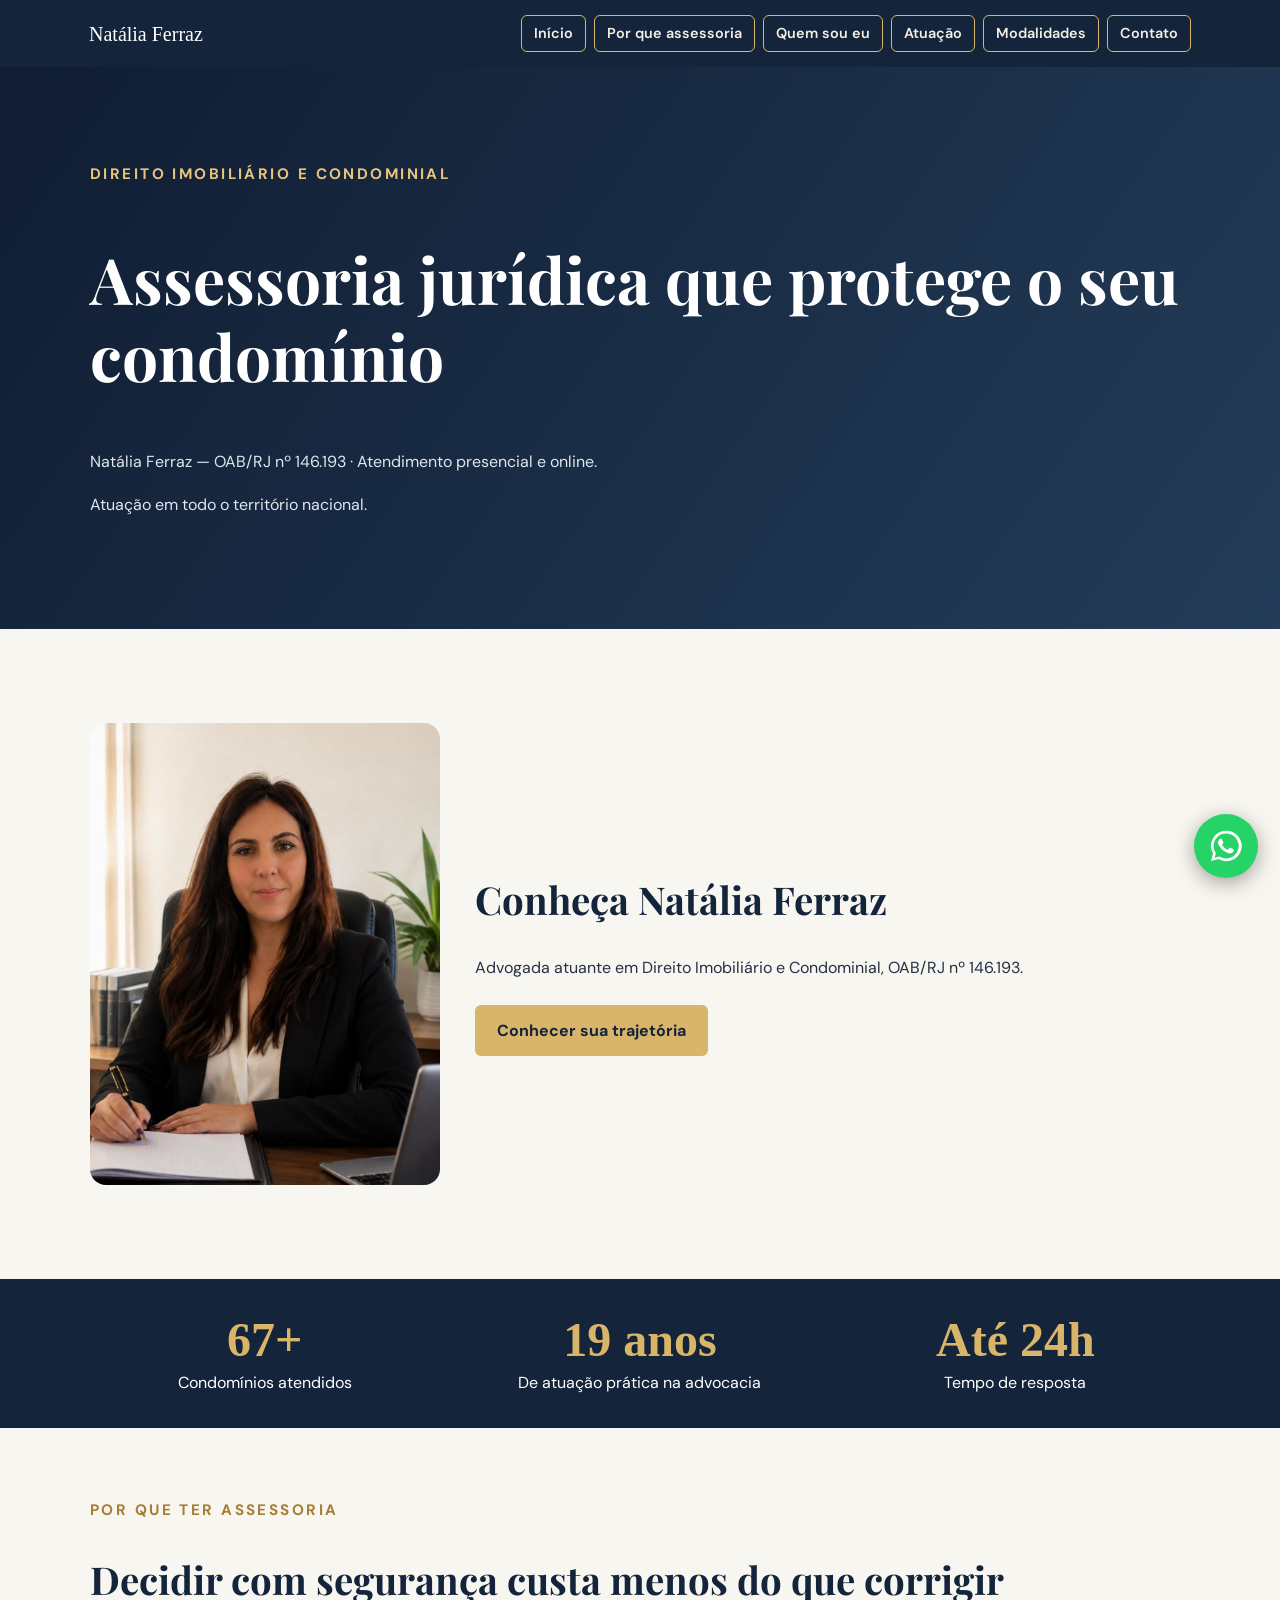
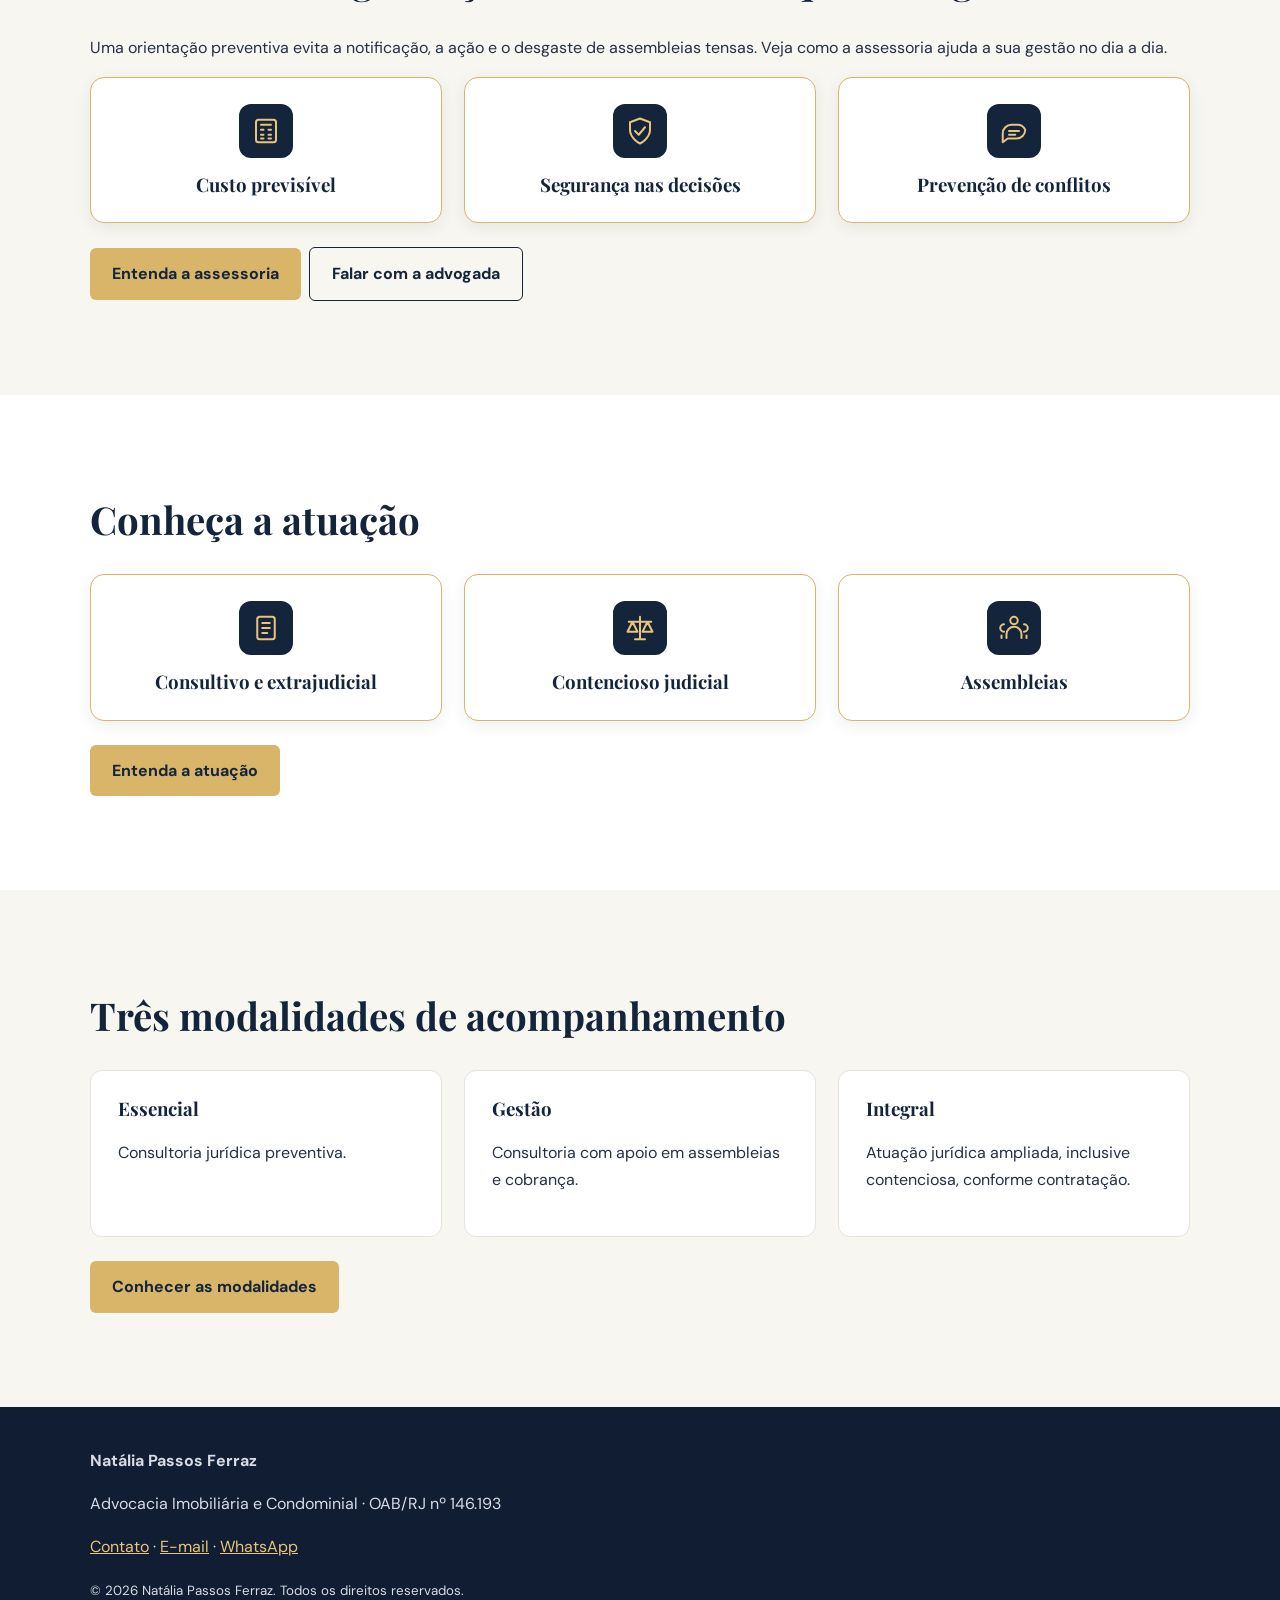
<file: index.html>
<!doctype html><html lang="pt-BR"><head><meta charset="utf-8"/><meta content="width=device-width, initial-scale=1" name="viewport"/><meta content="Assessoria jurídica para condomínios, síndicos e administradoras em Vila Velha, Vitória e Grande Vitória – ES." name="description"/><title>Natália Ferraz | Advocacia Condominial e Imobiliária</title><link href="style.css" rel="stylesheet"/><style>.whatsapp-fixo{position:fixed!important;right:22px!important;bottom:22px!important;z-index:2147483000!important;display:flex!important;align-items:center!important;justify-content:center!important;width:64px!important;height:64px!important;min-width:64px!important;min-height:64px!important;box-sizing:border-box!important;padding:13px!important;border-radius:50%!important;background:#25D366!important;color:#fff!important;box-shadow:0 5px 20px rgba(0,0,0,.35)!important;visibility:visible!important;opacity:1!important;transform:none!important;text-decoration:none!important}.whatsapp-fixo svg{display:block!important;width:38px!important;height:38px!important;fill:#fff!important}.whatsapp-fixo .whatsapp-texto{display:none!important}.whatsapp-fixo:hover{background:#128C7E!important}@media(max-width:600px){.whatsapp-fixo{right:16px!important;bottom:16px!important;width:60px!important;height:60px!important;min-width:60px!important;min-height:60px!important}}</style>
<link href="https://www.nataliaferraz.com.br/" rel="canonical"/>
<meta content="website" property="og:type"/>
<meta content="Natália Ferraz" property="og:site_name"/>
<meta content="Natália Ferraz | Advocacia Condominial e Imobiliária" property="og:title"/>
<meta content="Assessoria jurídica para condomínios, síndicos e administradoras em todo o Brasil." property="og:description"/>
<meta content="https://www.nataliaferraz.com.br/" property="og:url"/>
<meta content="pt_BR" property="og:locale"/>
<meta property="og:image" content="https://www.nataliaferraz.com.br/previa-whatsapp.jpg"/>
<meta property="og:image:type" content="image/jpeg"/>
<meta property="og:image:width" content="1200"/>
<meta property="og:image:height" content="630"/>
<meta property="og:image:alt" content="Natália Ferraz — Direito Imobiliário e Condominial, atendimento em todo o Brasil"/>

<script type="application/ld+json">{"@context": "https://schema.org", "@type": "Person", "@id": "https://www.nataliaferraz.com.br/#advogada", "name": "Natália Ferraz", "url": "https://www.nataliaferraz.com.br/", "jobTitle": "Advogada", "image": "https://www.nataliaferraz.com.br/natalia.jpg", "knowsAbout": ["Direito Imobiliário", "Direito Condominial"], "telephone": "+55 24 99914-0991", "email": "nataliaferraz.adv@hotmail.com"}</script>
<script type="application/ld+json">{"@context": "https://schema.org", "@type": "Service", "serviceType": "Assessoria jurídica imobiliária e condominial", "provider": {"@id": "https://www.nataliaferraz.com.br/#advogada"}, "areaServed": [{"@type": "City", "name": "Vila Velha, ES, Brasil"}, {"@type": "City", "name": "Vitória, ES, Brasil"}, {"@type": "AdministrativeArea", "name": "Grande Vitória, ES, Brasil"}, {"@type": "Country", "name": "Brasil"}]}</script></head><body><header><nav><a class="brand" href="index.html">Natália Ferraz</a><div class="links"><a href="index.html">Início</a><a href="assessoria.html">Por que assessoria</a><a href="sobre.html">Quem sou eu</a><a href="atuacao.html">Atuação</a><a href="planos.html">Modalidades</a><a href="contato.html">Contato</a></div></nav></header><section class="hero"><div class="wrap"><div class="eyebrow" style="color:#e8c47d">Direito Imobiliário e Condominial</div><h1>Assessoria jurídica que protege o seu condomínio</h1><p>Natália Ferraz — OAB/RJ nº 146.193 · Atendimento presencial e online.</p><p>Atuação em todo o território nacional.</p></div></section><section class="section alt"><div class="wrap foto-apresentacao"><img class="portrait" src="natalia.jpg" alt="Fotografia profissional de Natália Ferraz" width="970" height="1280" style="display:block;width:100%;max-width:350px;height:auto;border-radius:16px;margin:0 auto;"><div><h2>Conheça Natália Ferraz</h2><p>Advogada atuante em Direito Imobiliário e Condominial, OAB/RJ nº 146.193.</p><a class="btn" href="sobre.html">Conhecer sua trajetória</a></div></div></section><section aria-label="Experiência e atendimento" style="background:#14243b;color:#fff;padding:32px 24px;"><div class="wrap" style="display:grid;grid-template-columns:repeat(auto-fit,minmax(min(100%,230px),1fr));gap:26px;text-align:center;"><div><strong style="display:block;color:#d9b56a;font-family:Georgia,serif;font-size:clamp(2rem,4vw,3rem);line-height:1.2;">67+</strong><span>Condomínios atendidos</span></div><div><strong style="display:block;color:#d9b56a;font-family:Georgia,serif;font-size:clamp(2rem,4vw,3rem);line-height:1.2;">19 anos</strong><span>De atuação prática na advocacia</span></div><div><strong style="display:block;color:#d9b56a;font-family:Georgia,serif;font-size:clamp(2rem,4vw,3rem);line-height:1.2;">Até 24h</strong><span>Tempo de resposta</span></div></div></section><section class="section alt"><div class="wrap"><div class="eyebrow">Por que ter assessoria</div><h2>Decidir com segurança custa menos do que corrigir</h2><p>Uma orientação preventiva evita a notificação, a ação e o desgaste de assembleias tensas. Veja como a assessoria ajuda a sua gestão no dia a dia.</p><div class="grid"><article class="card" style="border:1px solid #d9b56a;border-radius:14px;padding:26px;text-align:center;display:flex;flex-direction:column;align-items:center;justify-content:center;background:#fff;box-shadow:0 4px 15px rgba(20,36,59,.08);"><div style="display:flex;align-items:center;justify-content:center;width:54px;height:54px;border-radius:12px;background:#14243b;color:#e8c47d;margin-bottom:16px;"><svg xmlns="http://www.w3.org/2000/svg" viewBox="0 0 24 24" width="30" height="30" fill="none" stroke="currentColor" stroke-width="1.6" stroke-linecap="round" stroke-linejoin="round" aria-hidden="true"><rect x="4" y="3" width="16" height="18" rx="2"/><path d="M8 7h8M8 11h2m4 0h2M8 15h2m4 0h2M8 18h2m4 0h2"/></svg></div><h3 style="margin:0;">Custo previsível</h3></article><article class="card" style="border:1px solid #d9b56a;border-radius:14px;padding:26px;text-align:center;display:flex;flex-direction:column;align-items:center;justify-content:center;background:#fff;box-shadow:0 4px 15px rgba(20,36,59,.08);"><div style="display:flex;align-items:center;justify-content:center;width:54px;height:54px;border-radius:12px;background:#14243b;color:#e8c47d;margin-bottom:16px;"><svg xmlns="http://www.w3.org/2000/svg" viewBox="0 0 24 24" width="30" height="30" fill="none" stroke="currentColor" stroke-width="1.6" stroke-linecap="round" stroke-linejoin="round" aria-hidden="true"><path d="M12 22s8-4 8-11V5l-8-3-8 3v6c0 7 8 11 8 11Z"/><path d="m8 12 3 3 5-6"/></svg></div><h3 style="margin:0;">Segurança nas decisões</h3></article><article class="card" style="border:1px solid #d9b56a;border-radius:14px;padding:26px;text-align:center;display:flex;flex-direction:column;align-items:center;justify-content:center;background:#fff;box-shadow:0 4px 15px rgba(20,36,59,.08);"><div style="display:flex;align-items:center;justify-content:center;width:54px;height:54px;border-radius:12px;background:#14243b;color:#e8c47d;margin-bottom:16px;"><svg xmlns="http://www.w3.org/2000/svg" viewBox="0 0 24 24" width="30" height="30" fill="none" stroke="currentColor" stroke-width="1.6" stroke-linecap="round" stroke-linejoin="round" aria-hidden="true"><path d="M21 11a7 7 0 0 1-7 7H7l-4 3v-7a7 7 0 0 1 7-7h4a7 7 0 0 1 7 4Z"/><path d="M8 12h8M8 15h5"/></svg></div><h3 style="margin:0;">Prevenção de conflitos</h3></article></div><p><a class="btn" href="assessoria.html">Entenda a assessoria</a><a class="btn secondary" href="https://wa.me/5524999140991?text=Ol%C3%A1%2C%20Dra.%20Nat%C3%A1lia%21%20Gostaria%20de%20informa%C3%A7%C3%B5es%20sobre%20assessoria%20jur%C3%ADdica." target="_blank" rel="noopener noreferrer">Falar com a advogada</a></p></div></section><section class="section "><div class="wrap"><h2>Conheça a atuação</h2><div class="grid"><article class="card" style="border:1px solid #d9b56a;border-radius:14px;padding:26px;text-align:center;display:flex;flex-direction:column;align-items:center;justify-content:center;background:#fff;box-shadow:0 4px 15px rgba(20,36,59,.08);"><div style="display:flex;align-items:center;justify-content:center;width:54px;height:54px;border-radius:12px;background:#14243b;color:#e8c47d;margin-bottom:16px;"><svg xmlns="http://www.w3.org/2000/svg" viewBox="0 0 24 24" width="30" height="30" fill="none" stroke="currentColor" stroke-width="1.6" stroke-linecap="round" stroke-linejoin="round" aria-hidden="true"><rect x="5" y="3" width="14" height="18" rx="2"/><path d="M9 8h6M9 12h6M9 16h4"/></svg></div><h3 style="margin:0;">Consultivo e extrajudicial</h3></article><article class="card" style="border:1px solid #d9b56a;border-radius:14px;padding:26px;text-align:center;display:flex;flex-direction:column;align-items:center;justify-content:center;background:#fff;box-shadow:0 4px 15px rgba(20,36,59,.08);"><div style="display:flex;align-items:center;justify-content:center;width:54px;height:54px;border-radius:12px;background:#14243b;color:#e8c47d;margin-bottom:16px;"><svg xmlns="http://www.w3.org/2000/svg" viewBox="0 0 24 24" width="30" height="30" fill="none" stroke="currentColor" stroke-width="1.6" stroke-linecap="round" stroke-linejoin="round" aria-hidden="true"><path d="M12 3v18M8 21h8M3 7h18M6 7l-4 8h8L6 7M18 7l-4 8h8l-4-8"/></svg></div><h3 style="margin:0;">Contencioso judicial</h3></article><article class="card" style="border:1px solid #d9b56a;border-radius:14px;padding:26px;text-align:center;display:flex;flex-direction:column;align-items:center;justify-content:center;background:#fff;box-shadow:0 4px 15px rgba(20,36,59,.08);"><div style="display:flex;align-items:center;justify-content:center;width:54px;height:54px;border-radius:12px;background:#14243b;color:#e8c47d;margin-bottom:16px;"><svg xmlns="http://www.w3.org/2000/svg" viewBox="0 0 24 24" width="30" height="30" fill="none" stroke="currentColor" stroke-width="1.6" stroke-linecap="round" stroke-linejoin="round" aria-hidden="true"><circle cx="12" cy="6" r="3"/><path d="M6 20v-3a6 6 0 0 1 12 0v3M4 9a3 3 0 0 0 0 6M20 9a3 3 0 0 1 0 6M2 20v-2M22 20v-2"/></svg></div><h3 style="margin:0;">Assembleias</h3></article></div><p><a class="btn" href="atuacao.html">Entenda a atuação</a></p></div></section><section class="section alt"><div class="wrap"><h2>Três modalidades de acompanhamento</h2><div class="grid"><article class="card"><h3>Essencial</h3><p>Consultoria jurídica preventiva.</p></article><article class="card"><h3>Gestão</h3><p>Consultoria com apoio em assembleias e cobrança.</p></article><article class="card"><h3>Integral</h3><p>Atuação jurídica ampliada, inclusive contenciosa, conforme contratação.</p></article></div><p><a class="btn" href="planos.html">Conhecer as modalidades</a></p></div></section><footer><div class="wrap"><strong>Natália Passos Ferraz</strong><p>Advocacia Imobiliária e Condominial · OAB/RJ nº 146.193</p><p><a href="contato.html">Contato</a> · <a href="mailto:nataliaferraz.adv@hotmail.com">E-mail</a> · <a href="https://wa.me/5524999140991?text=Ol%C3%A1%2C%20Dra.%20Nat%C3%A1lia%21%20Gostaria%20de%20informa%C3%A7%C3%B5es%20sobre%20assessoria%20jur%C3%ADdica." target="_blank" rel="noopener noreferrer">WhatsApp</a></p><small>© 2026 Natália Passos Ferraz. Todos os direitos reservados.</small></div></footer><a class="whatsapp-fixo" href="https://wa.me/5524999140991?text=Ol%C3%A1%2C%20Dra.%20Nat%C3%A1lia%21%20Gostaria%20de%20informa%C3%A7%C3%B5es%20sobre%20assessoria%20jur%C3%ADdica." target="_blank" rel="noopener noreferrer" aria-label="Conversar com Natália pelo WhatsApp"><svg xmlns="http://www.w3.org/2000/svg" viewBox="0 0 32 32" width="31" height="31" aria-hidden="true"><path fill="currentColor" d="M16.03 3.2A12.7 12.7 0 0 0 5.1 22.4L3.4 28.7l6.5-1.7a12.8 12.8 0 1 0 6.13-23.8Zm0 23.3a10.5 10.5 0 0 1-5.35-1.46l-.38-.23-3.87 1.02 1.03-3.77-.25-.39A10.56 10.56 0 1 1 16.03 26.5Zm5.8-7.9c-.32-.16-1.9-.94-2.2-1.04-.3-.11-.51-.16-.73.16-.22.32-.84 1.04-1.03 1.25-.19.21-.38.24-.7.08-.32-.16-1.36-.5-2.58-1.59-.95-.85-1.6-1.9-1.79-2.22-.19-.32-.02-.49.14-.65.14-.14.32-.37.48-.56.16-.19.21-.32.32-.53.11-.21.05-.4-.03-.56-.08-.16-.73-1.76-1-2.41-.26-.63-.53-.54-.73-.55h-.62c-.22 0-.56.08-.86.4-.3.32-1.13 1.11-1.13 2.71s1.16 3.15 1.32 3.36c.16.21 2.29 3.5 5.55 4.91.78.34 1.39.54 1.86.69.78.25 1.5.21 2.06.13.63-.09 1.9-.78 2.17-1.53.27-.75.27-1.39.19-1.53-.08-.13-.3-.21-.62-.37Z"/></svg><span class="whatsapp-texto">WhatsApp</span></a></body></html>
</file>
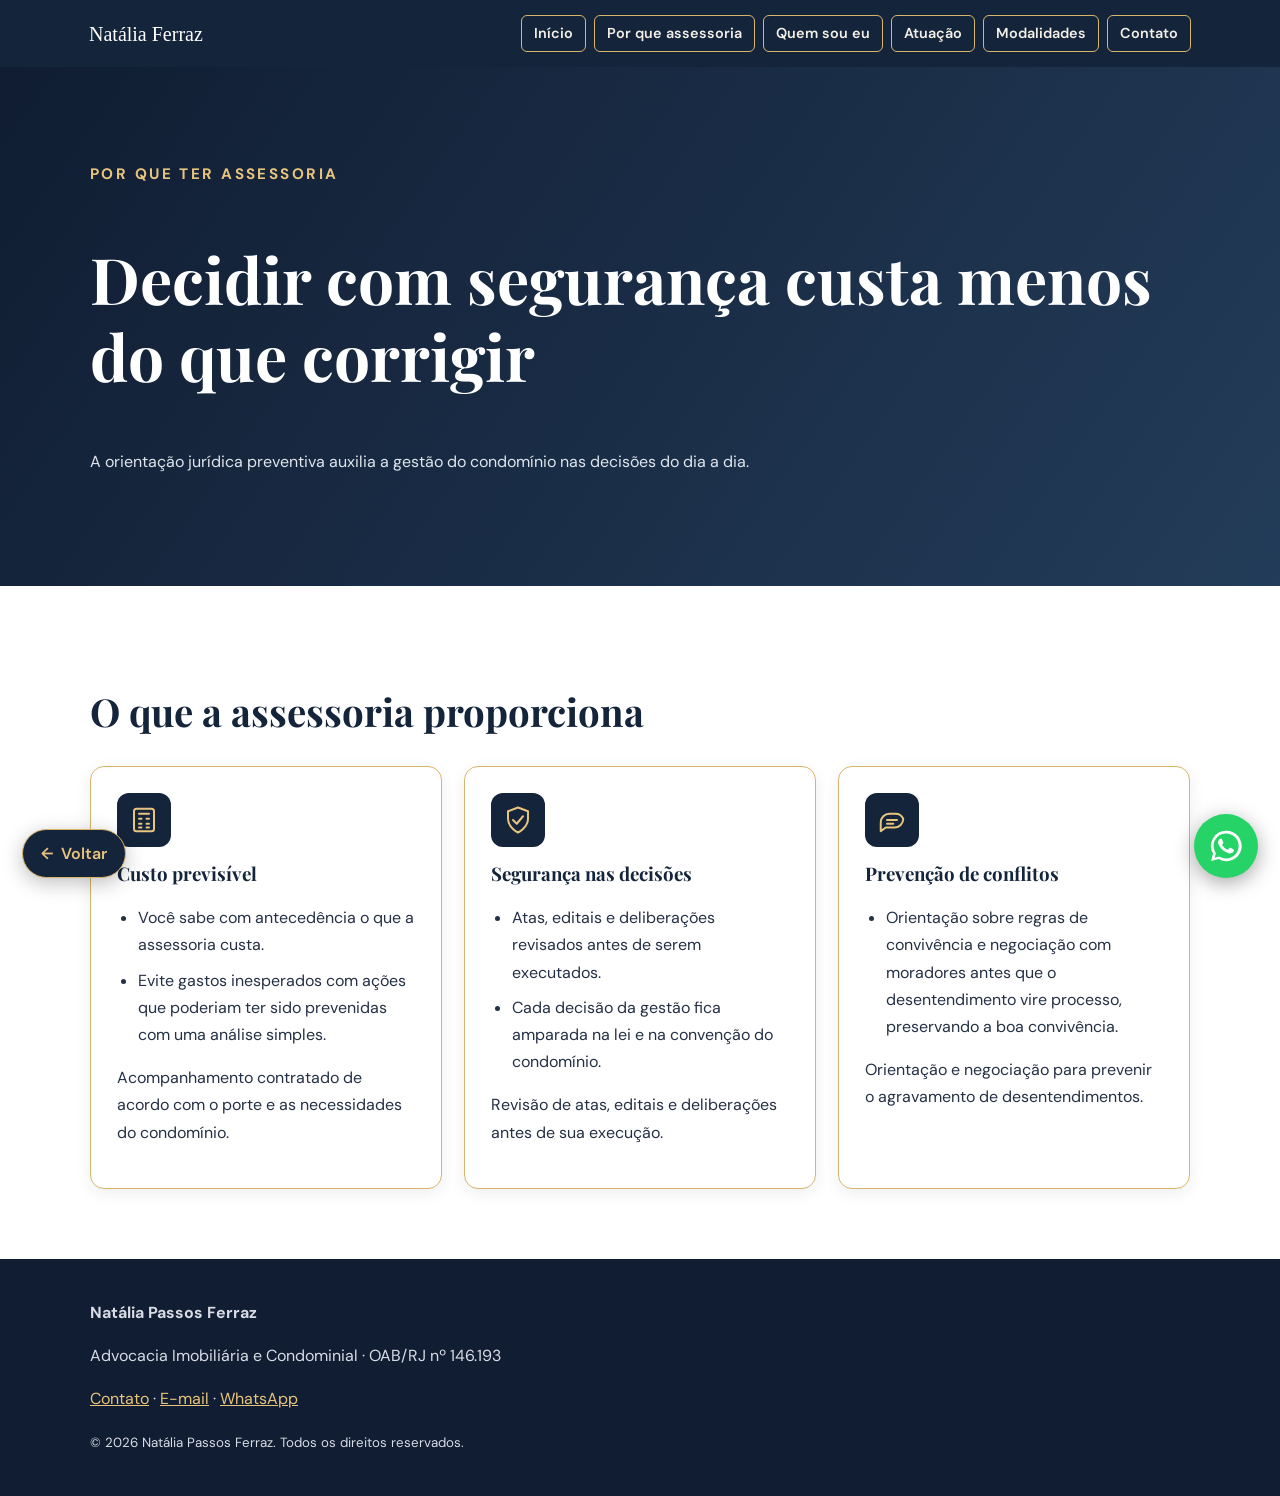
<file: assessoria.html>
<!doctype html><html lang="pt-BR"><head><meta charset="utf-8"><meta name="viewport" content="width=device-width, initial-scale=1"><meta name="description" content="Conheça a assessoria jurídica preventiva para condomínios, com orientação a síndicos, segurança nas decisões e prevenção de conflitos."><title>Assessoria jurídica para condomínios | Natália Ferraz</title><link rel="stylesheet" href="style.css"><style id="whatsapp-flutuante-estilo">.whatsapp-fixo{position:fixed!important;right:22px!important;bottom:22px!important;z-index:2147483000!important;display:flex!important;align-items:center!important;justify-content:center!important;width:64px!important;height:64px!important;min-width:64px!important;min-height:64px!important;box-sizing:border-box!important;padding:13px!important;border-radius:50%!important;background:#25D366!important;color:#fff!important;box-shadow:0 5px 20px rgba(0,0,0,.35)!important;visibility:visible!important;opacity:1!important;transform:none!important;text-decoration:none!important}.whatsapp-fixo svg{display:block!important;width:38px!important;height:38px!important;fill:#fff!important}.whatsapp-fixo .whatsapp-texto{display:none!important}.whatsapp-fixo:hover{background:#128C7E!important}@media(max-width:600px){.whatsapp-fixo{right:16px!important;bottom:16px!important;width:60px!important;height:60px!important;min-width:60px!important;min-height:60px!important}}</style>
<link rel="canonical" href="https://www.nataliaferraz.com.br/assessoria.html">
<meta property="og:type" content="website">
<meta property="og:site_name" content="Natália Ferraz">
<meta property="og:title" content="Assessoria jurídica para condomínios | Natália Ferraz">
<meta property="og:description" content="Conheça a assessoria jurídica preventiva para condomínios, com orientação a síndicos, segurança nas decisões e prevenção de conflitos.">
<meta property="og:url" content="https://www.nataliaferraz.com.br/assessoria.html">
<meta property="og:locale" content="pt_BR">
</head><body><header><nav><a class="brand" href="index.html">Natália Ferraz</a><div class="links"><a href="index.html">Início</a><a href="assessoria.html">Por que assessoria</a><a href="sobre.html">Quem sou eu</a><a href="atuacao.html">Atuação</a><a href="planos.html">Modalidades</a><a href="contato.html">Contato</a></div></nav></header><div class="wrap" style="padding-top:16px;padding-bottom:16px"><a href="index.html" onclick="if(document.referrer){try{var u=new URL(document.referrer);if(u.origin===location.origin &amp;&amp; history.length&gt;1){history.back();return false;}}catch(e){}}" style="display:inline-flex;align-items:center;gap:8px;border:1px solid #b99a60;border-radius:7px;padding:8px 16px;color:#14243b;background:#fff;text-decoration:none;font-weight:600"><span aria-hidden="true" style="color:#a08040">&#8592;</span> Voltar</a></div><section class="hero"><div class="wrap"><div class="eyebrow" style="color:#e8c47d">Por que ter assessoria</div><h1>Decidir com segurança custa menos do que corrigir</h1><p>A orientação jurídica preventiva auxilia a gestão do condomínio nas decisões do dia a dia.</p></div></section><section class="section "><div class="wrap"><h2>O que a assessoria proporciona</h2><div class="grid"><article class="card" style="border:1px solid #d9b56a;border-radius:14px;padding:26px;background:#fff;box-shadow:0 4px 15px rgba(20,36,59,.08);"><div style="display:flex;align-items:center;justify-content:center;width:54px;height:54px;border-radius:12px;background:#14243b;color:#e8c47d;margin-bottom:16px;"><svg xmlns="http://www.w3.org/2000/svg" viewBox="0 0 24 24" width="30" height="30" fill="none" stroke="currentColor" stroke-width="1.6" stroke-linecap="round" stroke-linejoin="round" aria-hidden="true"><rect x="4" y="3" width="16" height="18" rx="2"/><path d="M8 7h8M8 11h2m4 0h2M8 15h2m4 0h2M8 18h2m4 0h2"/></svg></div><h3>Custo previsível</h3><ul style="list-style:disc outside;padding-left:1.3em;margin:12px 0 0;"><li style="display:list-item;margin-bottom:8px;">Você sabe com antecedência o que a assessoria custa.</li><li style="display:list-item;margin-bottom:8px;">Evite gastos inesperados com ações que poderiam ter sido prevenidas com uma análise simples.</li></ul><p>Acompanhamento contratado de acordo com o porte e as necessidades do condomínio.</p></article><article class="card" style="border:1px solid #d9b56a;border-radius:14px;padding:26px;background:#fff;box-shadow:0 4px 15px rgba(20,36,59,.08);"><div style="display:flex;align-items:center;justify-content:center;width:54px;height:54px;border-radius:12px;background:#14243b;color:#e8c47d;margin-bottom:16px;"><svg xmlns="http://www.w3.org/2000/svg" viewBox="0 0 24 24" width="30" height="30" fill="none" stroke="currentColor" stroke-width="1.6" stroke-linecap="round" stroke-linejoin="round" aria-hidden="true"><path d="M12 22s8-4 8-11V5l-8-3-8 3v6c0 7 8 11 8 11Z"/><path d="m8 12 3 3 5-6"/></svg></div><h3>Segurança nas decisões</h3><ul style="list-style:disc outside;padding-left:1.3em;margin:12px 0 0;"><li style="display:list-item;margin-bottom:8px;">Atas, editais e deliberações revisados antes de serem executados.</li><li style="display:list-item;margin-bottom:8px;">Cada decisão da gestão fica amparada na lei e na convenção do condomínio.</li></ul><p>Revisão de atas, editais e deliberações antes de sua execução.</p></article><article class="card" style="border:1px solid #d9b56a;border-radius:14px;padding:26px;background:#fff;box-shadow:0 4px 15px rgba(20,36,59,.08);"><div style="display:flex;align-items:center;justify-content:center;width:54px;height:54px;border-radius:12px;background:#14243b;color:#e8c47d;margin-bottom:16px;"><svg xmlns="http://www.w3.org/2000/svg" viewBox="0 0 24 24" width="30" height="30" fill="none" stroke="currentColor" stroke-width="1.6" stroke-linecap="round" stroke-linejoin="round" aria-hidden="true"><path d="M21 11a7 7 0 0 1-7 7H7l-4 3v-7a7 7 0 0 1 7-7h4a7 7 0 0 1 7 4Z"/><path d="M8 12h8M8 15h5"/></svg></div><h3>Prevenção de conflitos</h3><ul style="list-style:disc outside;padding-left:1.3em;margin:12px 0 0;"><li style="display:list-item;margin-bottom:8px;">Orientação sobre regras de convivência e negociação com moradores antes que o desentendimento vire processo, preservando a boa convivência.</li></ul><p>Orientação e negociação para prevenir o agravamento de desentendimentos.</p></article></div></div></section><footer><div class="wrap"><strong>Natália Passos Ferraz</strong><p>Advocacia Imobiliária e Condominial · OAB/RJ nº 146.193</p><p><a href="contato.html">Contato</a> · <a href="mailto:nataliaferraz.adv@hotmail.com">E-mail</a> · <a href="https://wa.me/5524999140991?text=Ol%C3%A1%2C%20Dra.%20Nat%C3%A1lia%21%20Gostaria%20de%20informa%C3%A7%C3%B5es%20sobre%20assessoria%20jur%C3%ADdica." target="_blank" rel="noopener noreferrer">WhatsApp</a></p><small>© 2026 Natália Passos Ferraz. Todos os direitos reservados.</small></div></footer><a class="whatsapp-fixo" href="https://wa.me/5524999140991?text=Ol%C3%A1%2C%20Dra.%20Nat%C3%A1lia%21%20Gostaria%20de%20informa%C3%A7%C3%B5es%20sobre%20assessoria%20jur%C3%ADdica." target="_blank" rel="noopener noreferrer" aria-label="Conversar com Natália pelo WhatsApp"><svg xmlns="http://www.w3.org/2000/svg" viewBox="0 0 32 32" width="31" height="31" aria-hidden="true"><path fill="currentColor" d="M16.03 3.2A12.7 12.7 0 0 0 5.1 22.4L3.4 28.7l6.5-1.7a12.8 12.8 0 1 0 6.13-23.8Zm0 23.3a10.5 10.5 0 0 1-5.35-1.46l-.38-.23-3.87 1.02 1.03-3.77-.25-.39A10.56 10.56 0 1 1 16.03 26.5Zm5.8-7.9c-.32-.16-1.9-.94-2.2-1.04-.3-.11-.51-.16-.73.16-.22.32-.84 1.04-1.03 1.25-.19.21-.38.24-.7.08-.32-.16-1.36-.5-2.58-1.59-.95-.85-1.6-1.9-1.79-2.22-.19-.32-.02-.49.14-.65.14-.14.32-.37.48-.56.16-.19.21-.32.32-.53.11-.21.05-.4-.03-.56-.08-.16-.73-1.76-1-2.41-.26-.63-.53-.54-.73-.55h-.62c-.22 0-.56.08-.86.4-.3.32-1.13 1.11-1.13 2.71s1.16 3.15 1.32 3.36c.16.21 2.29 3.5 5.55 4.91.78.34 1.39.54 1.86.69.78.25 1.5.21 2.06.13.63-.09 1.9-.78 2.17-1.53.27-.75.27-1.39.19-1.53-.08-.13-.3-.21-.62-.37Z"/></svg><span class="whatsapp-texto">WhatsApp</span></a></body></html>
</file>
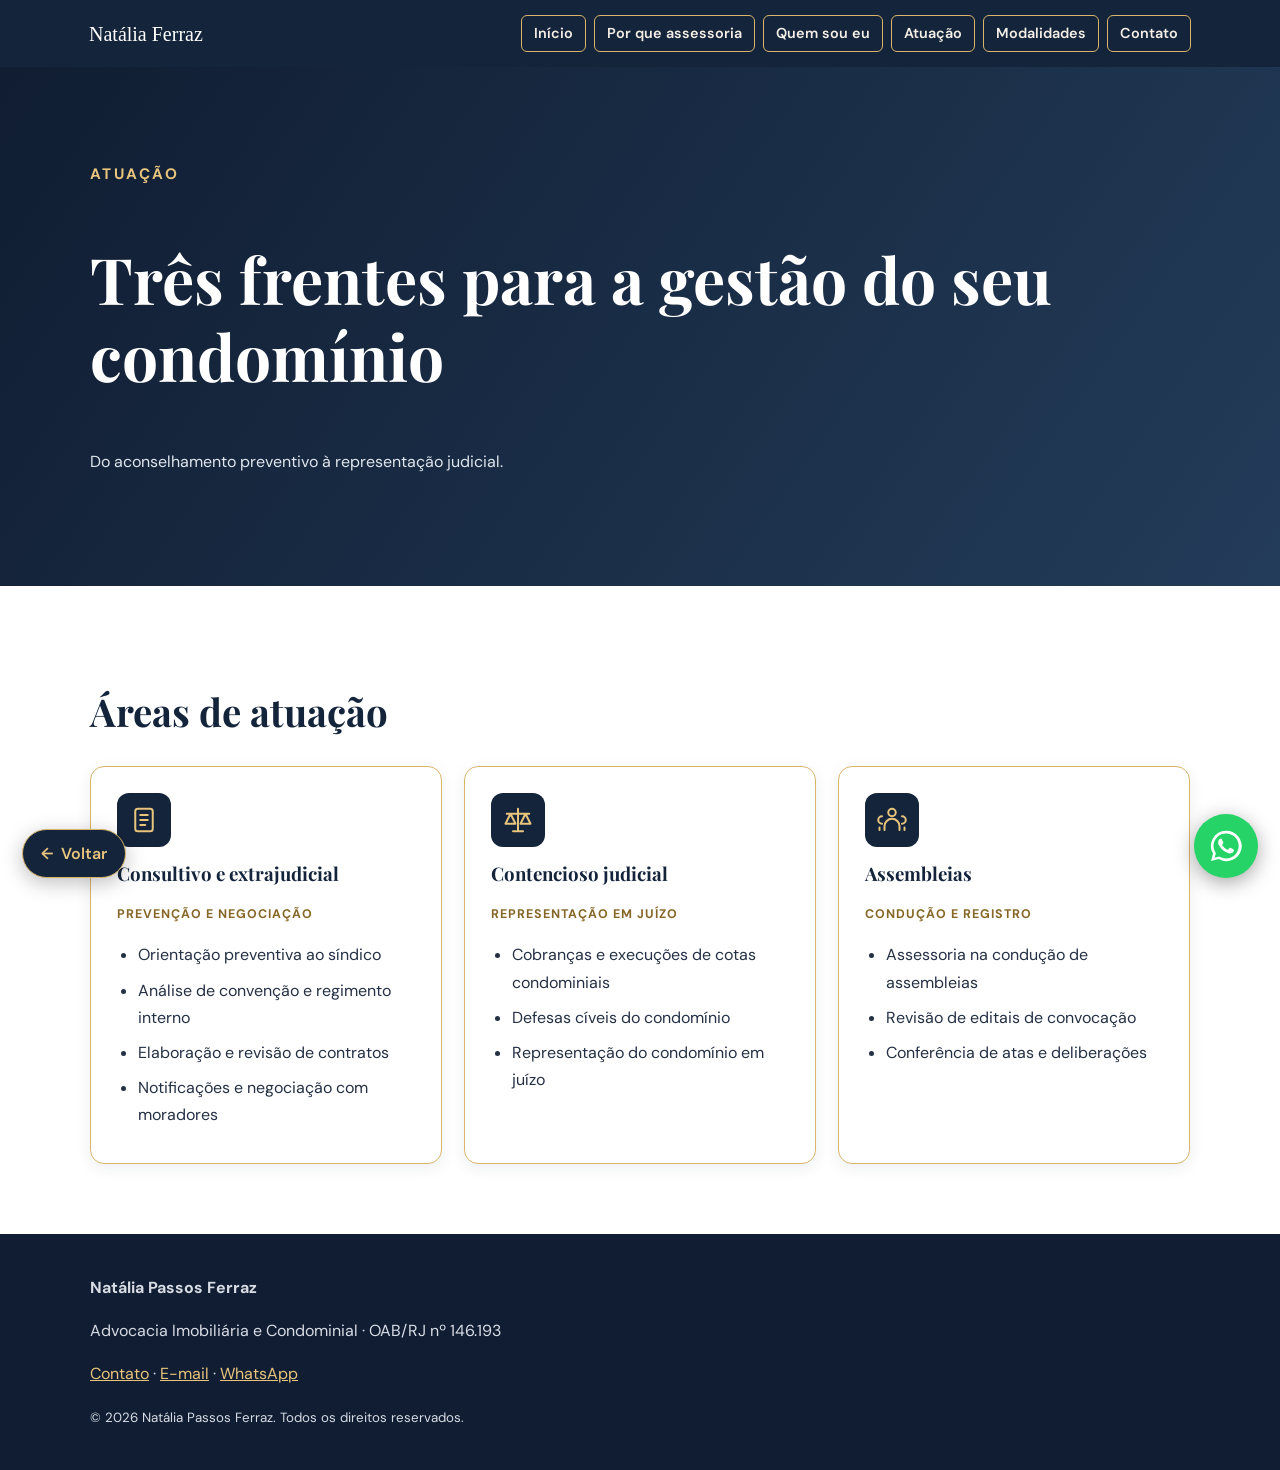
<file: atuacao.html>
<!DOCTYPE html>
<html lang="pt-BR"><head><meta charset="utf-8"/><meta content="width=device-width, initial-scale=1" name="viewport"/><meta name="description" content="Consultoria jurídica condominial, revisão de contratos, cobranças de cotas, representação judicial e assessoria em assembleias de condomínio."><title>Direito Condominial: áreas de atuação | Natália Ferraz</title><link href="style.css" rel="stylesheet"/><style id="whatsapp-flutuante-estilo">.whatsapp-fixo{position:fixed!important;right:22px!important;bottom:22px!important;z-index:2147483000!important;display:flex!important;align-items:center!important;justify-content:center!important;width:64px!important;height:64px!important;min-width:64px!important;min-height:64px!important;box-sizing:border-box!important;padding:13px!important;border-radius:50%!important;background:#25D366!important;color:#fff!important;box-shadow:0 5px 20px rgba(0,0,0,.35)!important;visibility:visible!important;opacity:1!important;transform:none!important;text-decoration:none!important}.whatsapp-fixo svg{display:block!important;width:38px!important;height:38px!important;fill:#fff!important}.whatsapp-fixo .whatsapp-texto{display:none!important}.whatsapp-fixo:hover{background:#128C7E!important}@media(max-width:600px){.whatsapp-fixo{right:16px!important;bottom:16px!important;width:60px!important;height:60px!important;min-width:60px!important;min-height:60px!important}}</style><style>.atuacao-subtitulo{font-size:.78rem;font-weight:700;letter-spacing:.08em;color:#876727;margin:0 0 1rem}.atuacao-lista{list-style:disc;padding-left:1.25rem;margin:0;text-align:left}.atuacao-lista li{display:list-item;margin:0 0 .65rem;line-height:1.5}.atuacao-lista li::marker{color:#b38b46}</style>
<link rel="canonical" href="https://www.nataliaferraz.com.br/atuacao.html">
<meta property="og:type" content="website">
<meta property="og:site_name" content="Natália Ferraz">
<meta property="og:title" content="Direito Condominial: áreas de atuação | Natália Ferraz">
<meta property="og:description" content="Consultoria jurídica condominial, revisão de contratos, cobranças de cotas, representação judicial e assessoria em assembleias de condomínio.">
<meta property="og:url" content="https://www.nataliaferraz.com.br/atuacao.html">
<meta property="og:locale" content="pt_BR">
</head><body><header><nav><a class="brand" href="index.html">Natália Ferraz</a><div class="links"><a href="index.html">Início</a><a href="assessoria.html">Por que assessoria</a><a href="sobre.html">Quem sou eu</a><a href="atuacao.html">Atuação</a><a href="planos.html">Modalidades</a><a href="contato.html">Contato</a></div></nav></header><div class="wrap" style="padding-top:16px;padding-bottom:16px"><a href="index.html" onclick="if(document.referrer){try{var u=new URL(document.referrer);if(u.origin===location.origin &amp;&amp; history.length&gt;1){history.back();return false;}}catch(e){}}" style="display:inline-flex;align-items:center;gap:8px;border:1px solid #b99a60;border-radius:7px;padding:8px 16px;color:#14243b;background:#fff;text-decoration:none;font-weight:600"><span aria-hidden="true" style="color:#a08040">&#8592;</span> Voltar</a></div><section class="hero"><div class="wrap"><div class="eyebrow" style="color:#e8c47d">Atuação</div><h1>Três frentes para a gestão do seu condomínio</h1><p>Do aconselhamento preventivo à representação judicial.</p></div></section><section class="section"><div class="wrap"><h2>Áreas de atuação</h2><div class="grid"><article class="card" style="border:1px solid #d9b56a;border-radius:14px;padding:26px;background:#fff;box-shadow:0 4px 15px rgba(20,36,59,.08);"><div style="display:flex;align-items:center;justify-content:center;width:54px;height:54px;border-radius:12px;background:#14243b;color:#e8c47d;margin-bottom:16px;"><svg xmlns="http://www.w3.org/2000/svg" viewBox="0 0 24 24" width="30" height="30" fill="none" stroke="currentColor" stroke-width="1.6" stroke-linecap="round" stroke-linejoin="round" aria-hidden="true"><rect x="5" y="3" width="14" height="18" rx="2"/><path d="M9 8h6M9 12h6M9 16h4"/></svg></div><h3>Consultivo e extrajudicial</h3><p style="font-size:.78rem;font-weight:700;letter-spacing:.08em;color:#876727;margin:0 0 1rem;">PREVENÇÃO E NEGOCIAÇÃO</p><ul style="list-style:disc outside;padding-left:1.3em;margin:12px 0 0;text-align:left;"><li style="display:list-item;margin-bottom:8px;">Orientação preventiva ao síndico</li><li style="display:list-item;margin-bottom:8px;">Análise de convenção e regimento interno</li><li style="display:list-item;margin-bottom:8px;">Elaboração e revisão de contratos</li><li style="display:list-item;margin-bottom:8px;">Notificações e negociação com moradores</li></ul></article><article class="card" style="border:1px solid #d9b56a;border-radius:14px;padding:26px;background:#fff;box-shadow:0 4px 15px rgba(20,36,59,.08);"><div style="display:flex;align-items:center;justify-content:center;width:54px;height:54px;border-radius:12px;background:#14243b;color:#e8c47d;margin-bottom:16px;"><svg xmlns="http://www.w3.org/2000/svg" viewBox="0 0 24 24" width="30" height="30" fill="none" stroke="currentColor" stroke-width="1.6" stroke-linecap="round" stroke-linejoin="round" aria-hidden="true"><path d="M12 3v18M8 21h8M3 7h18M6 7l-4 8h8L6 7M18 7l-4 8h8l-4-8"/></svg></div><h3>Contencioso judicial</h3><p style="font-size:.78rem;font-weight:700;letter-spacing:.08em;color:#876727;margin:0 0 1rem;">REPRESENTAÇÃO EM JUÍZO</p><ul style="list-style:disc outside;padding-left:1.3em;margin:12px 0 0;text-align:left;"><li style="display:list-item;margin-bottom:8px;">Cobranças e execuções de cotas condominiais</li><li style="display:list-item;margin-bottom:8px;">Defesas cíveis do condomínio</li><li style="display:list-item;margin-bottom:8px;">Representação do condomínio em juízo</li></ul></article><article class="card" style="border:1px solid #d9b56a;border-radius:14px;padding:26px;background:#fff;box-shadow:0 4px 15px rgba(20,36,59,.08);"><div style="display:flex;align-items:center;justify-content:center;width:54px;height:54px;border-radius:12px;background:#14243b;color:#e8c47d;margin-bottom:16px;"><svg xmlns="http://www.w3.org/2000/svg" viewBox="0 0 24 24" width="30" height="30" fill="none" stroke="currentColor" stroke-width="1.6" stroke-linecap="round" stroke-linejoin="round" aria-hidden="true"><circle cx="12" cy="6" r="3"/><path d="M6 20v-3a6 6 0 0 1 12 0v3M4 9a3 3 0 0 0 0 6M20 9a3 3 0 0 1 0 6M2 20v-2M22 20v-2"/></svg></div><h3>Assembleias</h3><p style="font-size:.78rem;font-weight:700;letter-spacing:.08em;color:#876727;margin:0 0 1rem;">CONDUÇÃO E REGISTRO</p><ul style="list-style:disc outside;padding-left:1.3em;margin:12px 0 0;text-align:left;"><li style="display:list-item;margin-bottom:8px;">Assessoria na condução de assembleias</li><li style="display:list-item;margin-bottom:8px;">Revisão de editais de convocação</li><li style="display:list-item;margin-bottom:8px;">Conferência de atas e deliberações</li></ul></article></div></div></section><footer><div class="wrap"><strong>Natália Passos Ferraz</strong><p>Advocacia Imobiliária e Condominial · OAB/RJ nº 146.193</p><p><a href="contato.html">Contato</a> · <a href="mailto:nataliaferraz.adv@hotmail.com">E-mail</a> · <a href="https://wa.me/5524999140991?text=Ol%C3%A1%2C%20Dra.%20Nat%C3%A1lia%21%20Gostaria%20de%20informa%C3%A7%C3%B5es%20sobre%20assessoria%20jur%C3%ADdica." rel="noopener noreferrer" target="_blank">WhatsApp</a></p><small>© 2026 Natália Passos Ferraz. Todos os direitos reservados.</small></div></footer><a aria-label="Conversar com Natália pelo WhatsApp" class="whatsapp-fixo" href="https://wa.me/5524999140991?text=Ol%C3%A1%2C%20Dra.%20Nat%C3%A1lia%21%20Gostaria%20de%20informa%C3%A7%C3%B5es%20sobre%20assessoria%20jur%C3%ADdica." rel="noopener noreferrer" target="_blank"><svg aria-hidden="true" height="31" viewbox="0 0 32 32" width="31" xmlns="http://www.w3.org/2000/svg"><path d="M16.03 3.2A12.7 12.7 0 0 0 5.1 22.4L3.4 28.7l6.5-1.7a12.8 12.8 0 1 0 6.13-23.8Zm0 23.3a10.5 10.5 0 0 1-5.35-1.46l-.38-.23-3.87 1.02 1.03-3.77-.25-.39A10.56 10.56 0 1 1 16.03 26.5Zm5.8-7.9c-.32-.16-1.9-.94-2.2-1.04-.3-.11-.51-.16-.73.16-.22.32-.84 1.04-1.03 1.25-.19.21-.38.24-.7.08-.32-.16-1.36-.5-2.58-1.59-.95-.85-1.6-1.9-1.79-2.22-.19-.32-.02-.49.14-.65.14-.14.32-.37.48-.56.16-.19.21-.32.32-.53.11-.21.05-.4-.03-.56-.08-.16-.73-1.76-1-2.41-.26-.63-.53-.54-.73-.55h-.62c-.22 0-.56.08-.86.4-.3.32-1.13 1.11-1.13 2.71s1.16 3.15 1.32 3.36c.16.21 2.29 3.5 5.55 4.91.78.34 1.39.54 1.86.69.78.25 1.5.21 2.06.13.63-.09 1.9-.78 2.17-1.53.27-.75.27-1.39.19-1.53-.08-.13-.3-.21-.62-.37Z" fill="currentColor"></path></svg><span class="whatsapp-texto">WhatsApp</span></a></body></html>
</file>
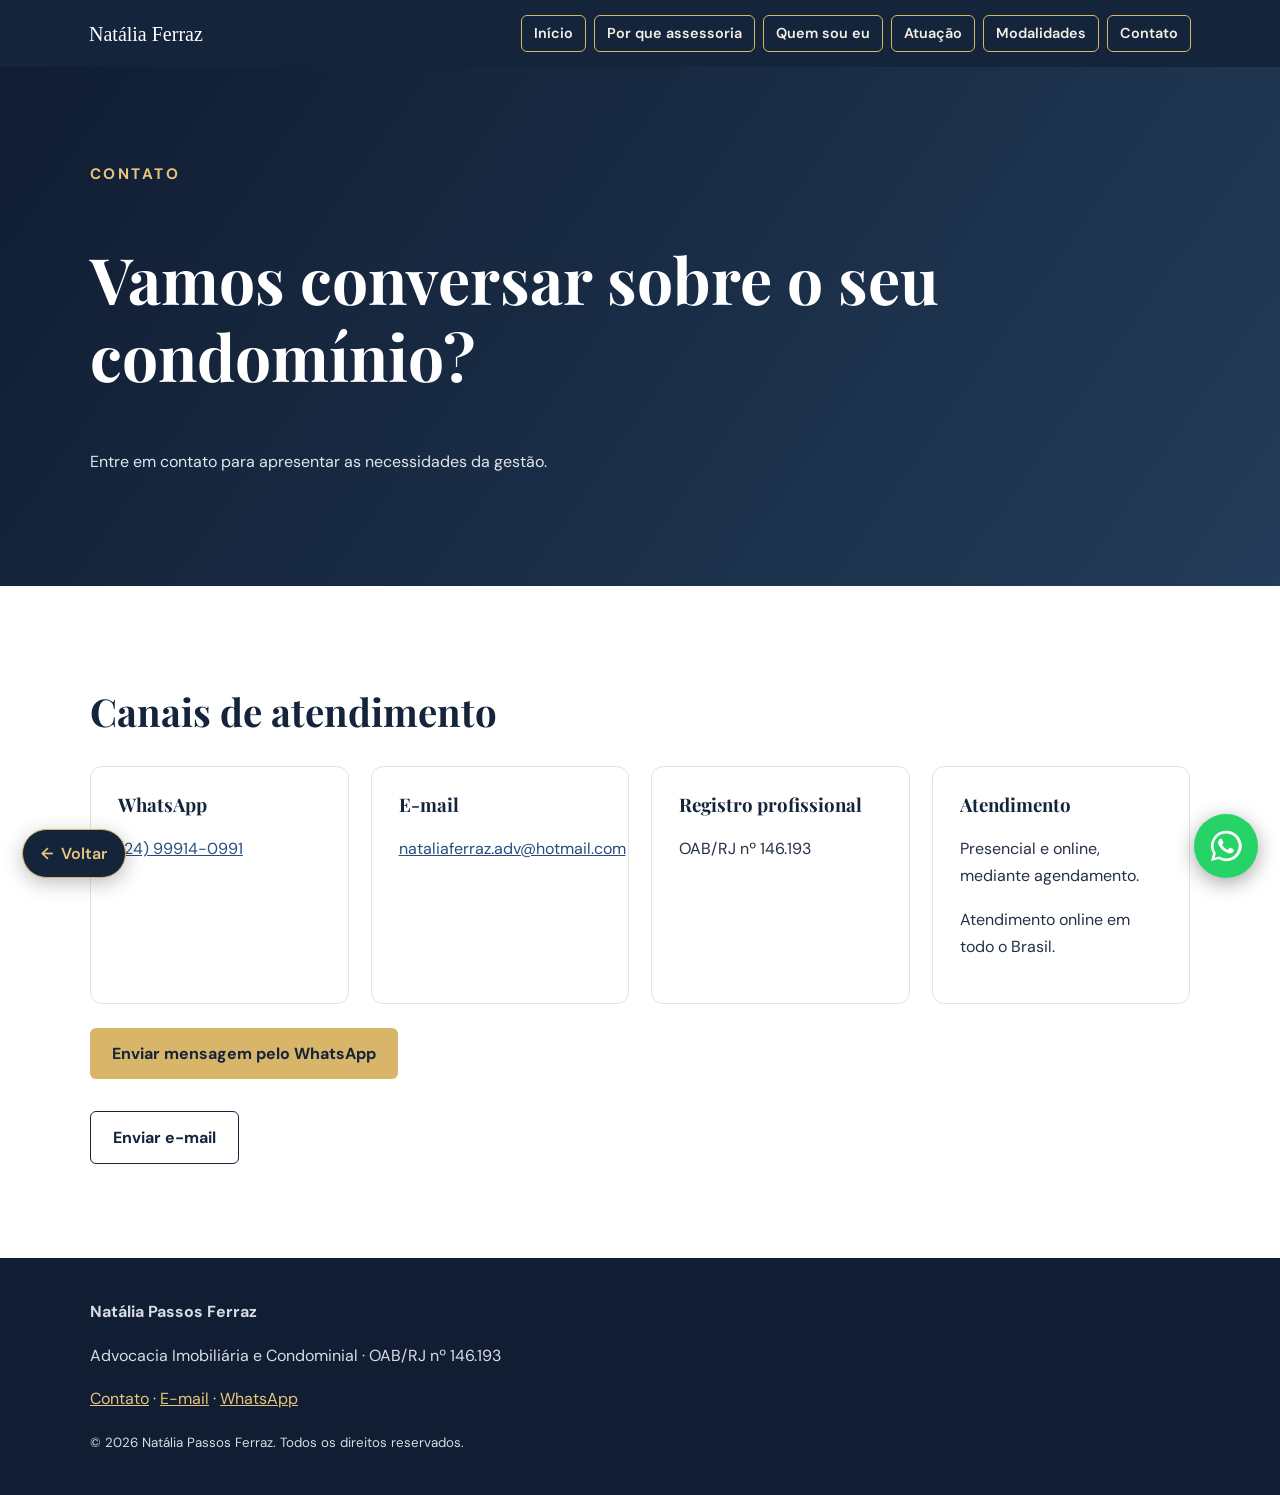
<file: contato.html>
<!doctype html><html lang="pt-BR"><head><meta charset="utf-8"/><meta content="width=device-width, initial-scale=1" name="viewport"/><meta content="Contato para assessoria jurídica imobiliária e condominial em Vila Velha, Vitória e Grande Vitória – ES." name="description"/><title>Contato | Natália Ferraz – Advocacia</title><link href="style.css" rel="stylesheet"/>
<link href="https://www.nataliaferraz.com.br/contato.html" rel="canonical"/>
<meta content="website" property="og:type"/>
<meta content="Natália Ferraz" property="og:site_name"/>
<meta content="Contato | Natália Ferraz – Advocacia" property="og:title"/>
<meta content="Contato para assessoria jurídica imobiliária e condominial em todo o Brasil." property="og:description"/>
<meta content="https://www.nataliaferraz.com.br/contato.html" property="og:url"/>
<meta content="pt_BR" property="og:locale"/>
</head><body><header><nav><a class="brand" href="index.html">Natália Ferraz</a><div class="links"><a href="index.html">Início</a><a href="assessoria.html">Por que assessoria</a><a href="sobre.html">Quem sou eu</a><a href="atuacao.html">Atuação</a><a href="planos.html">Modalidades</a><a href="contato.html">Contato</a></div></nav></header><div class="wrap" style="padding-top:16px;padding-bottom:16px"><a href="index.html" onclick="if(document.referrer){try{var u=new URL(document.referrer);if(u.origin===location.origin &amp;&amp; history.length&gt;1){history.back();return false;}}catch(e){}}" style="display:inline-flex;align-items:center;gap:8px;border:1px solid #b99a60;border-radius:7px;padding:8px 16px;color:#14243b;background:#fff;text-decoration:none;font-weight:600"><span aria-hidden="true" style="color:#a08040">&#8592;</span> Voltar</a></div><section class="hero"><div class="wrap"><div class="eyebrow" style="color:#e8c47d">Contato</div><h1>Vamos conversar sobre o seu condomínio?</h1><p>Entre em contato para apresentar as necessidades da gestão.</p></div></section><section class="section "><div class="wrap"><h2>Canais de atendimento</h2><div class="grid"><article class="card"><h3>WhatsApp</h3><p><a href="https://wa.me/5524999140991?text=Ol%C3%A1%2C%20Dra.%20Nat%C3%A1lia%21%20Gostaria%20de%20informa%C3%A7%C3%B5es%20sobre%20assessoria%20jur%C3%ADdica." target="_blank" rel="noopener noreferrer">(24) 99914-0991</a></p></article><article class="card"><h3>E-mail</h3><p><a href="mailto:nataliaferraz.adv@hotmail.com">nataliaferraz.adv@hotmail.com</a></p></article><article class="card"><h3>Registro profissional</h3><p>OAB/RJ nº 146.193</p></article><article class="card"><h3>Atendimento</h3><p>Presencial e online, mediante agendamento.</p><p>Atendimento online em todo o Brasil.</p></article></div><p><a class="btn" href="https://wa.me/5524999140991?text=Ol%C3%A1%2C%20Dra.%20Nat%C3%A1lia%21%20Gostaria%20de%20informa%C3%A7%C3%B5es%20sobre%20assessoria%20jur%C3%ADdica." target="_blank" rel="noopener noreferrer">Enviar mensagem pelo WhatsApp</a></p><p><a class="btn secondary" href="mailto:nataliaferraz.adv@hotmail.com">Enviar e-mail</a></p></div></section><footer><div class="wrap"><strong>Natália Passos Ferraz</strong><p>Advocacia Imobiliária e Condominial · OAB/RJ nº 146.193</p><p><a href="contato.html">Contato</a> · <a href="mailto:nataliaferraz.adv@hotmail.com">E-mail</a> · <a href="https://wa.me/5524999140991?text=Ol%C3%A1%2C%20Dra.%20Nat%C3%A1lia%21%20Gostaria%20de%20informa%C3%A7%C3%B5es%20sobre%20assessoria%20jur%C3%ADdica." target="_blank" rel="noopener noreferrer">WhatsApp</a></p><small>© 2026 Natália Passos Ferraz. Todos os direitos reservados.</small></div></footer><a class="whatsapp-fixo" href="https://wa.me/5524999140991?text=Ol%C3%A1%2C%20Dra.%20Nat%C3%A1lia%21%20Gostaria%20de%20informa%C3%A7%C3%B5es%20sobre%20assessoria%20jur%C3%ADdica." target="_blank" rel="noopener noreferrer" aria-label="Conversar com Natália pelo WhatsApp"><svg xmlns="http://www.w3.org/2000/svg" viewBox="0 0 32 32" width="31" height="31" aria-hidden="true"><path fill="currentColor" d="M16.03 3.2A12.7 12.7 0 0 0 5.1 22.4L3.4 28.7l6.5-1.7a12.8 12.8 0 1 0 6.13-23.8Zm0 23.3a10.5 10.5 0 0 1-5.35-1.46l-.38-.23-3.87 1.02 1.03-3.77-.25-.39A10.56 10.56 0 1 1 16.03 26.5Zm5.8-7.9c-.32-.16-1.9-.94-2.2-1.04-.3-.11-.51-.16-.73.16-.22.32-.84 1.04-1.03 1.25-.19.21-.38.24-.7.08-.32-.16-1.36-.5-2.58-1.59-.95-.85-1.6-1.9-1.79-2.22-.19-.32-.02-.49.14-.65.14-.14.32-.37.48-.56.16-.19.21-.32.32-.53.11-.21.05-.4-.03-.56-.08-.16-.73-1.76-1-2.41-.26-.63-.53-.54-.73-.55h-.62c-.22 0-.56.08-.86.4-.3.32-1.13 1.11-1.13 2.71s1.16 3.15 1.32 3.36c.16.21 2.29 3.5 5.55 4.91.78.34 1.39.54 1.86.69.78.25 1.5.21 2.06.13.63-.09 1.9-.78 2.17-1.53.27-.75.27-1.39.19-1.53-.08-.13-.3-.21-.62-.37Z"/></svg><span class="whatsapp-texto">WhatsApp</span></a></body></html>
</file>
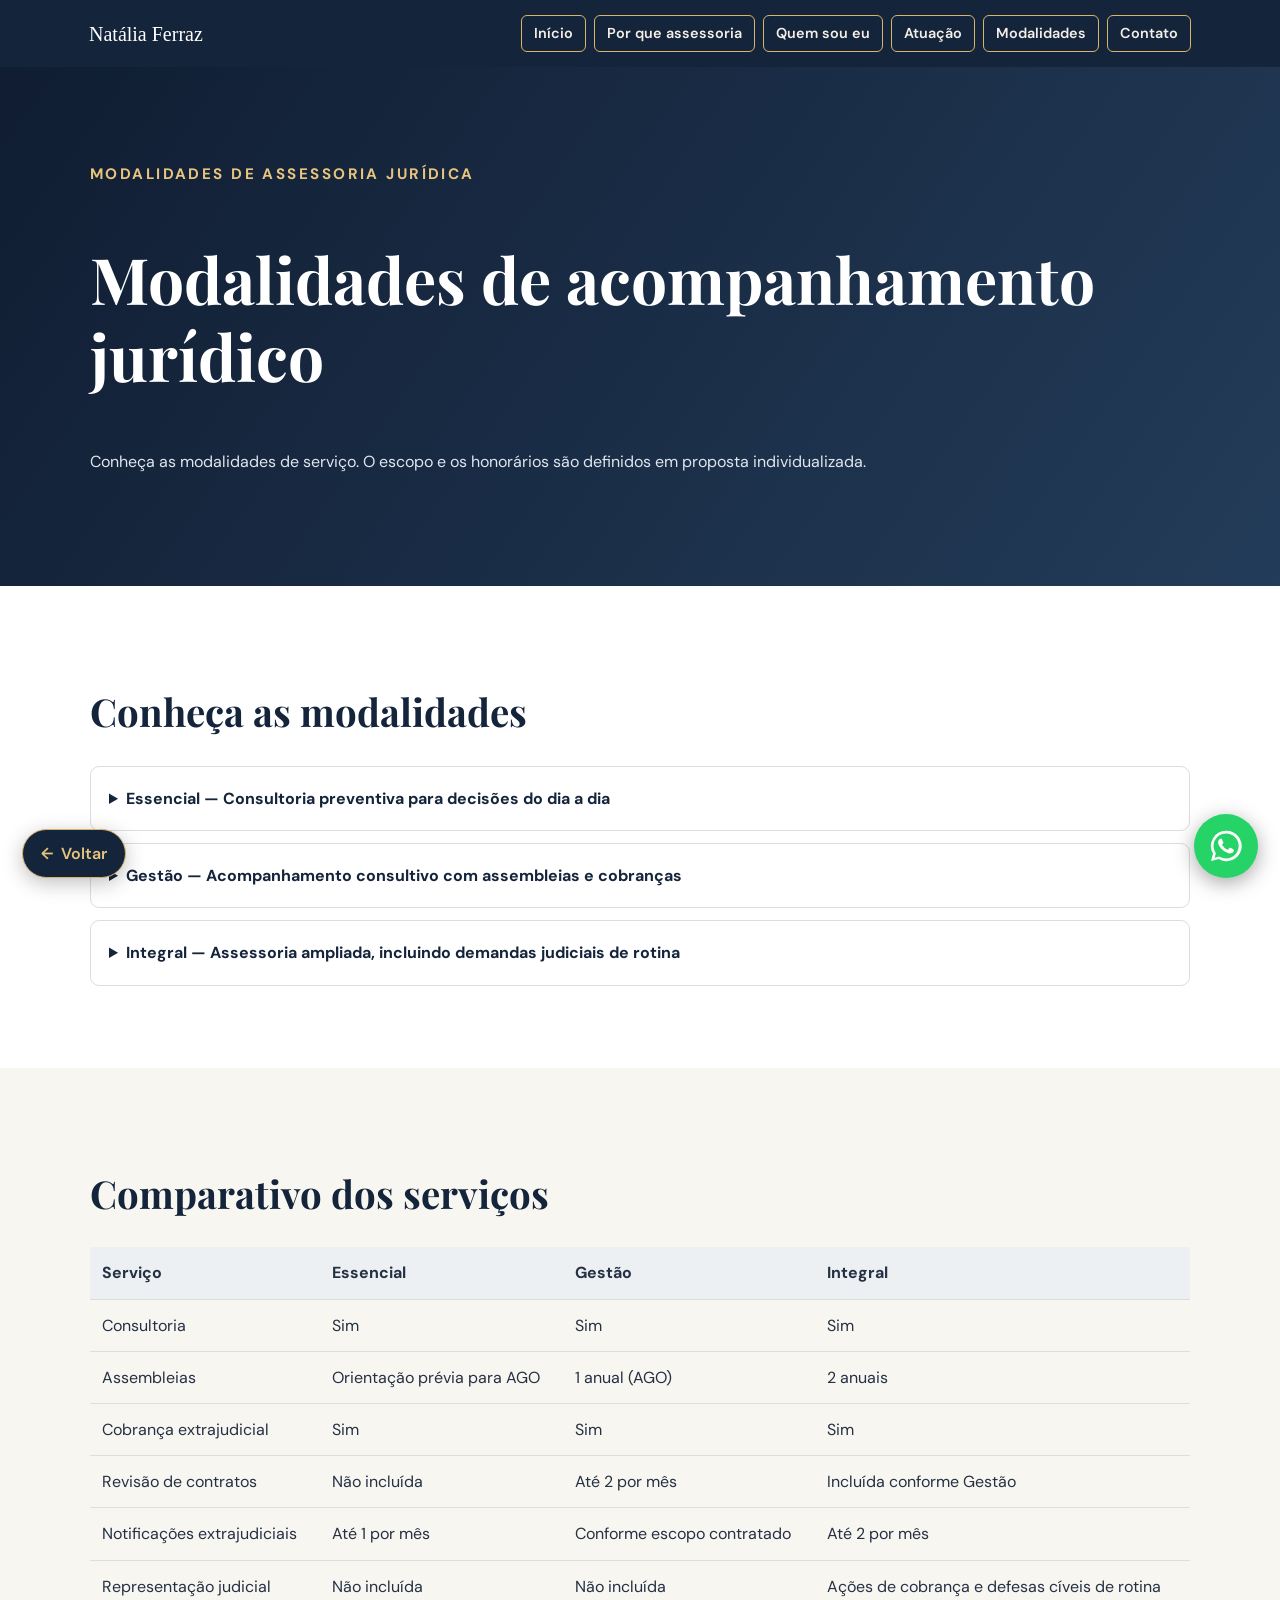
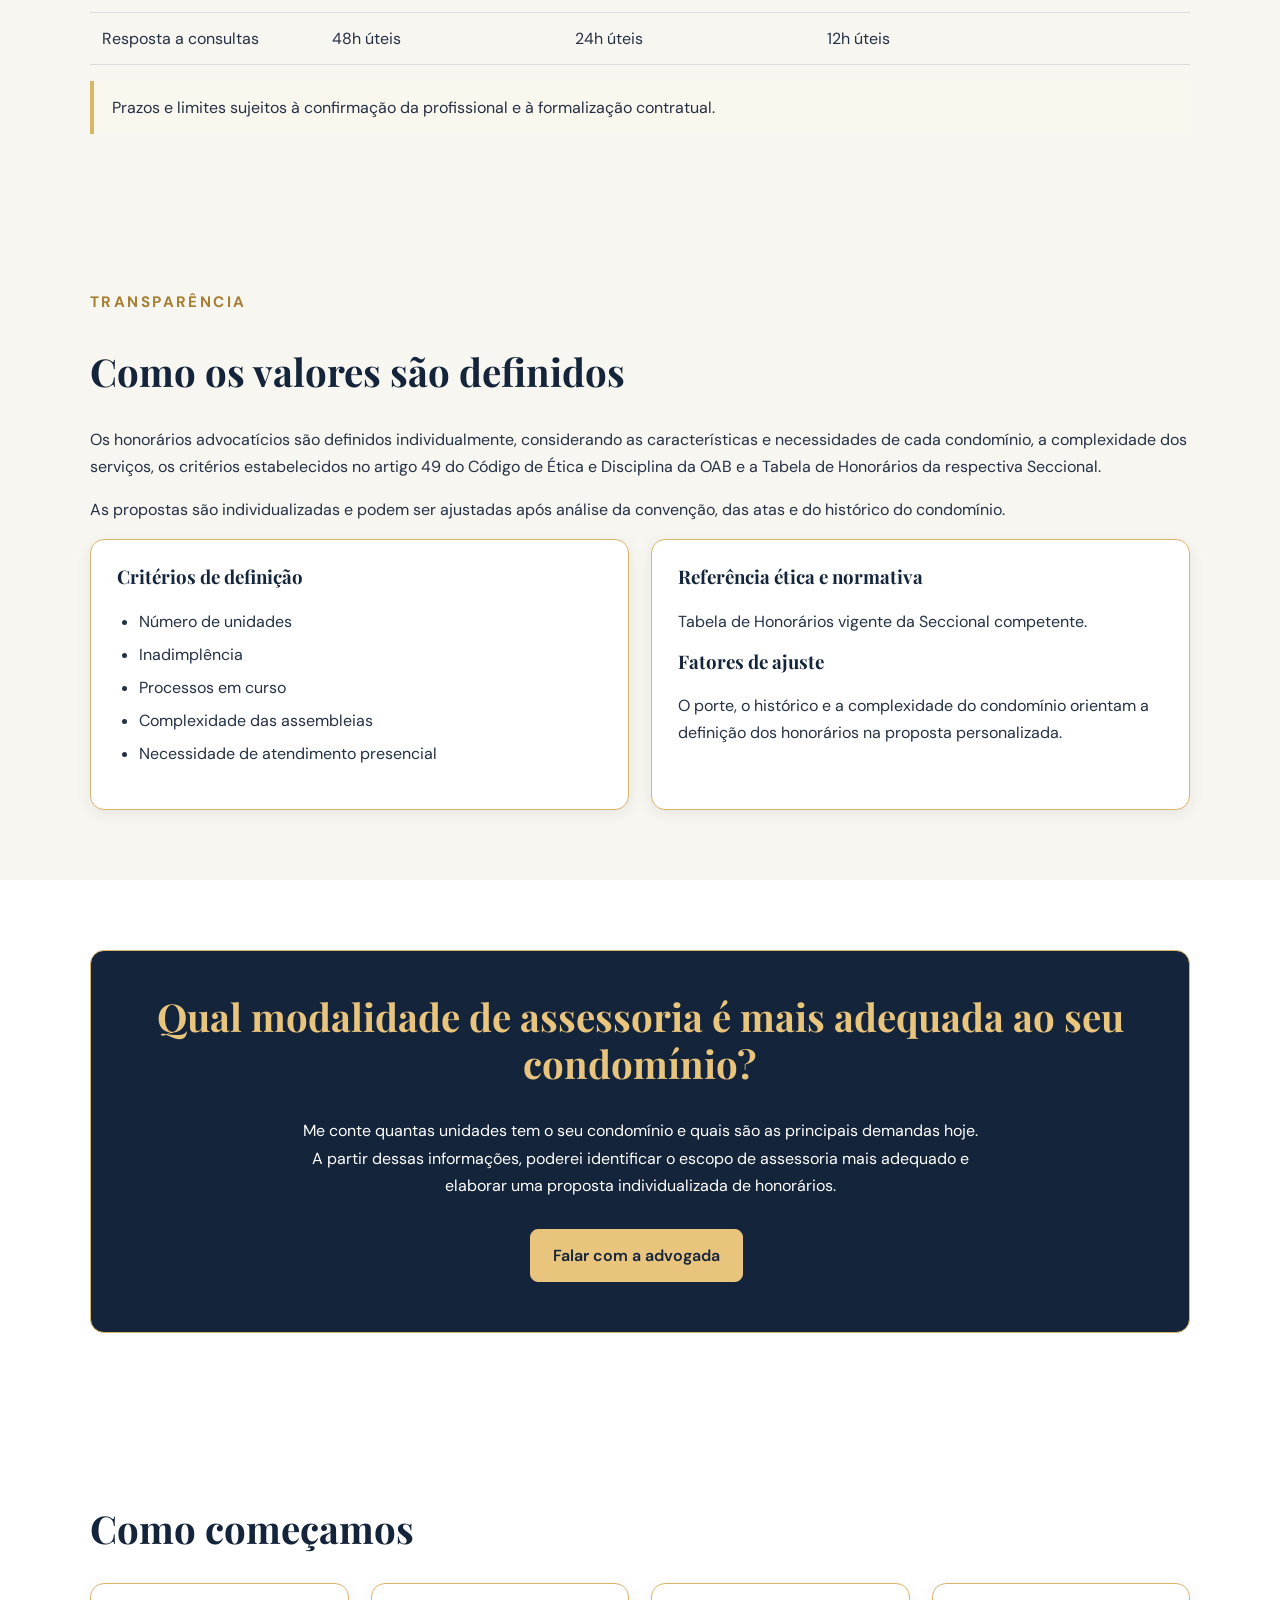
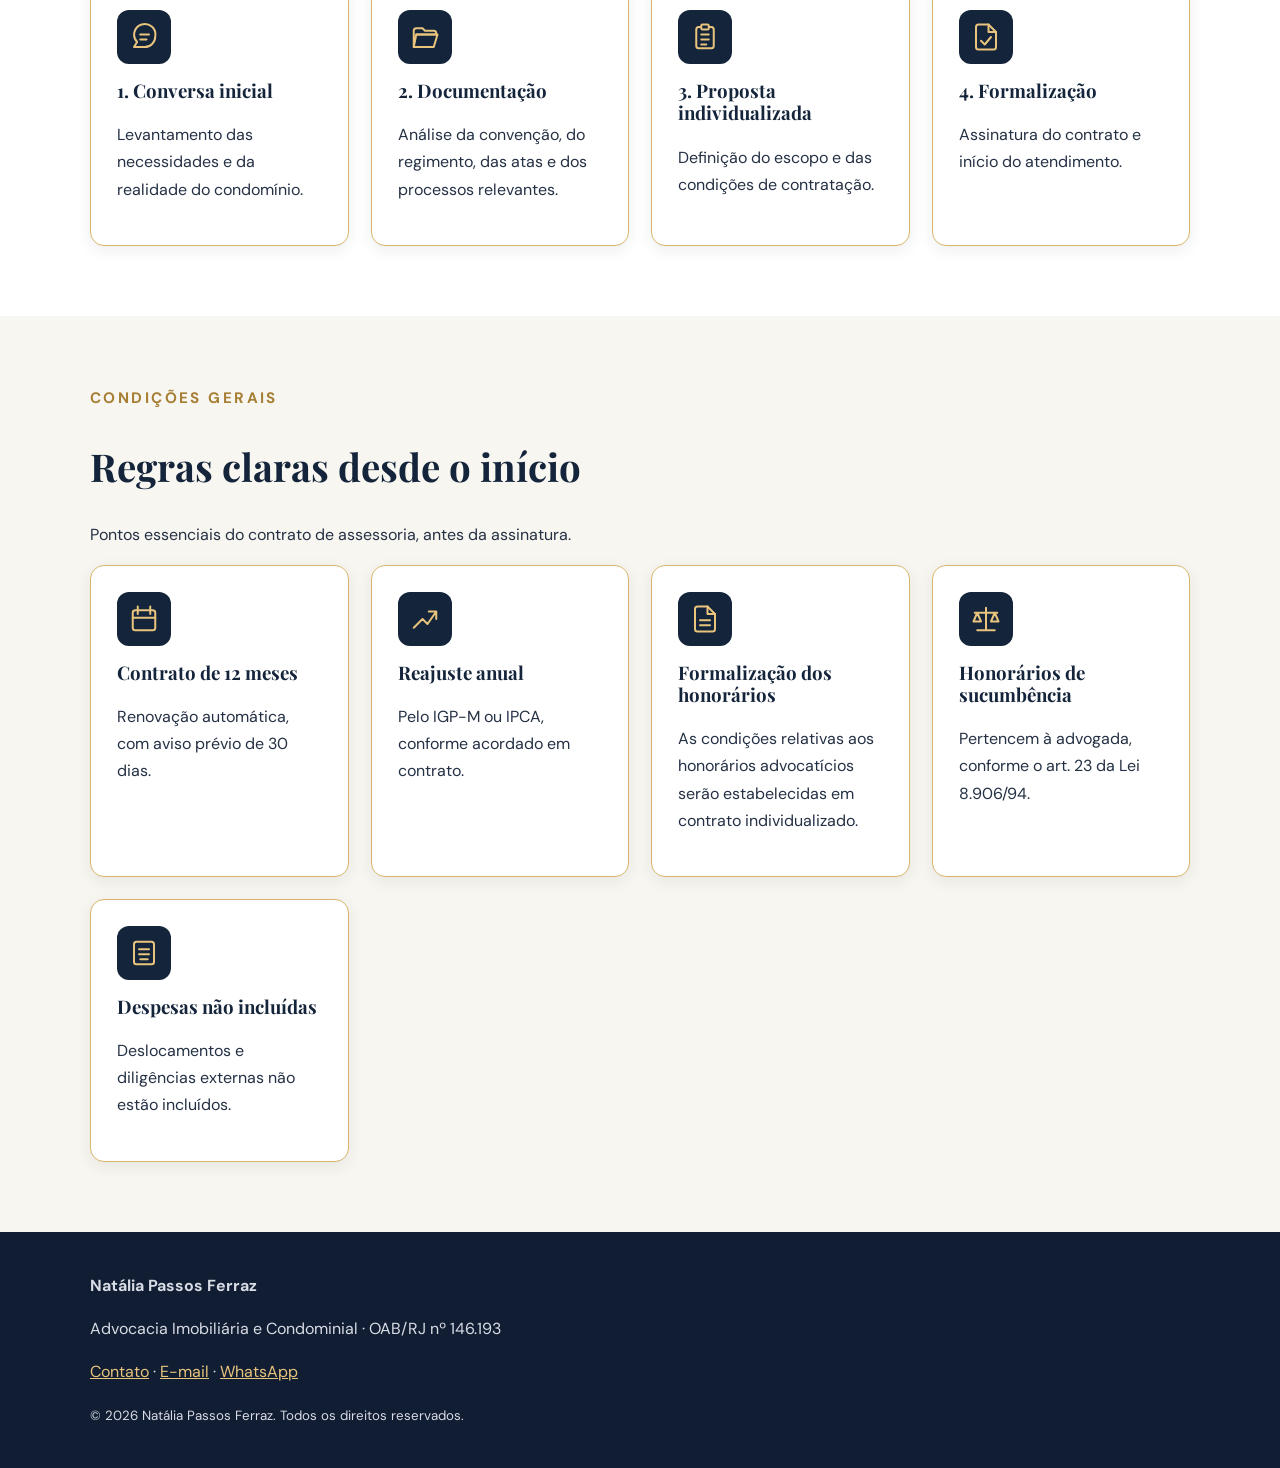
<file: planos.html>
<!doctype html><html lang="pt-BR"><head><meta charset="utf-8"><meta name="viewport" content="width=device-width, initial-scale=1"><meta name="description" content="Conheça as modalidades Essencial, Gestão e Integral de assessoria jurídica para condomínios e as modalidades de acompanhamento."><title>Modalidades de assessoria jurídica condominial | Natália Ferraz</title><link rel="stylesheet" href="style.css"><style id="whatsapp-flutuante-estilo">.whatsapp-fixo{position:fixed!important;right:22px!important;bottom:22px!important;z-index:2147483000!important;display:flex!important;align-items:center!important;justify-content:center!important;width:64px!important;height:64px!important;min-width:64px!important;min-height:64px!important;box-sizing:border-box!important;padding:13px!important;border-radius:50%!important;background:#25D366!important;color:#fff!important;box-shadow:0 5px 20px rgba(0,0,0,.35)!important;visibility:visible!important;opacity:1!important;transform:none!important;text-decoration:none!important}.whatsapp-fixo svg{display:block!important;width:38px!important;height:38px!important;fill:#fff!important}.whatsapp-fixo .whatsapp-texto{display:none!important}.whatsapp-fixo:hover{background:#128C7E!important}@media(max-width:600px){.whatsapp-fixo{right:16px!important;bottom:16px!important;width:60px!important;height:60px!important;min-width:60px!important;min-height:60px!important}}</style>
<link rel="canonical" href="https://www.nataliaferraz.com.br/planos.html">
<meta property="og:type" content="website">
<meta property="og:site_name" content="Natália Ferraz">
<meta property="og:title" content="Modalidades de assessoria jurídica condominial | Natália Ferraz">
<meta property="og:description" content="Conheça as modalidades Essencial, Gestão e Integral de assessoria jurídica para condomínios e as modalidades de acompanhamento.">
<meta property="og:url" content="https://www.nataliaferraz.com.br/planos.html">
<meta property="og:locale" content="pt_BR">
</head><body><header><nav><a class="brand" href="index.html">Natália Ferraz</a><div class="links"><a href="index.html">Início</a><a href="assessoria.html">Por que assessoria</a><a href="sobre.html">Quem sou eu</a><a href="atuacao.html">Atuação</a><a href="planos.html">Modalidades</a><a href="contato.html">Contato</a></div></nav></header><div class="wrap" style="padding-top:16px;padding-bottom:16px"><a href="index.html" onclick="if(document.referrer){try{var u=new URL(document.referrer);if(u.origin===location.origin &amp;&amp; history.length&gt;1){history.back();return false;}}catch(e){}}" style="display:inline-flex;align-items:center;gap:8px;border:1px solid #b99a60;border-radius:7px;padding:8px 16px;color:#14243b;background:#fff;text-decoration:none;font-weight:600"><span aria-hidden="true" style="color:#a08040">&#8592;</span> Voltar</a></div><section class="hero"><div class="wrap"><div class="eyebrow" style="color:#e8c47d">Modalidades de assessoria jurídica</div><h1>Modalidades de acompanhamento jurídico</h1><p>Conheça as modalidades de serviço. O escopo e os honorários são definidos em proposta individualizada.</p></div></section><section class="section "><div class="wrap"><h2>Conheça as modalidades</h2><details><summary>Essencial — Consultoria preventiva para decisões do dia a dia</summary><ul><li>Consultoria por e-mail e WhatsApp em horário comercial</li><li>Até 2 consultas formais com parecer por mês</li><li>Orientação prévia para a Assembleia Geral Ordinária (AGO)</li><li>Modelos de notificações e comunicados</li><li>Cobrança extrajudicial por notificação e negociação, limitada a 1 notificação extrajudicial por mês</li><li>1 reunião mensal online de 1 hora</li><li>Prazo de resposta informado: até 48 horas úteis</li></ul><a class="btn" href="https://wa.me/5524999140991?text=Ol%C3%A1%2C%20Dra.%20Nat%C3%A1lia%21%20Gostaria%20de%20conhecer%20a%20modalidade%20Essencial">Solicitar informações</a></details><details><summary>Gestão — Acompanhamento consultivo com assembleias e cobranças</summary><ul><li>Serviços do Essencial, conforme escopo contratado</li><li>Revisão de até 2 contratos por mês</li><li>Assessoria em 1 assembleia geral ordinária anual</li><li>Revisão jurídica de editais, atas e deliberações</li><li>Cobrança extrajudicial com negociação, acordos e protesto</li><li>Análise de risco de decisões da gestão</li><li>Prazo de resposta informado: até 24 horas úteis</li></ul><a class="btn" href="https://wa.me/5524999140991?text=Ol%C3%A1%2C%20Dra.%20Nat%C3%A1lia%21%20Gostaria%20de%20conhecer%20a%20modalidade%20Gest%C3%A3o">Solicitar informações</a></details><details><summary>Integral — Assessoria ampliada, incluindo demandas judiciais de rotina</summary><ul><li>Serviços do Gestão, conforme escopo contratado</li><li>Assessoria em 2 assembleias anuais</li><li>Representação judicial em cobranças e defesas cíveis de rotina</li><li>Representação extrajudicial em negociações</li><li>Análise de contratos com prestadores</li><li>Revisão anual da convenção e do regimento</li><li>Até 2 notificações extrajudiciais por mês</li><li>Reunião mensal com o síndico</li><li>Relatório trimestral de processos</li><li>Prazo de resposta informado: até 12 horas úteis</li></ul><a class="btn" href="https://wa.me/5524999140991?text=Ol%C3%A1%2C%20Dra.%20Nat%C3%A1lia%21%20Gostaria%20de%20conhecer%20a%20modalidade%20Integral">Solicitar informações</a></details></div></section><section class="section alt"><div class="wrap"><h2>Comparativo dos serviços</h2><div class="scroll"><table><thead><tr><th>Serviço</th><th>Essencial</th><th>Gestão</th><th>Integral</th></tr></thead><tbody><tr><td>Consultoria</td><td>Sim</td><td>Sim</td><td>Sim</td></tr><tr><td>Assembleias</td><td>Orientação prévia para AGO</td><td>1 anual (AGO)</td><td>2 anuais</td></tr><tr><td>Cobrança extrajudicial</td><td>Sim</td><td>Sim</td><td>Sim</td></tr><tr><td>Revisão de contratos</td><td>Não incluída</td><td>Até 2 por mês</td><td>Incluída conforme Gestão</td></tr><tr><td>Notificações extrajudiciais</td><td>Até 1 por mês</td><td>Conforme escopo contratado</td><td>Até 2 por mês</td></tr><tr><td>Representação judicial</td><td>Não incluída</td><td>Não incluída</td><td>Ações de cobrança e defesas cíveis de rotina</td></tr><tr><td>Resposta a consultas</td><td>48h úteis</td><td>24h úteis</td><td>12h úteis</td></tr></tbody></table></div><p class="note">Prazos e limites sujeitos à confirmação da profissional e à formalização contratual.</p></div></section><section class="section alt" aria-labelledby="criterios-honorarios"><div class="wrap"><div class="eyebrow">Transparência</div><h2 id="criterios-honorarios">Como os valores são definidos</h2><p>Os honorários advocatícios são definidos individualmente, considerando as características e necessidades de cada condomínio, a complexidade dos serviços, os critérios estabelecidos no artigo 49 do Código de Ética e Disciplina da OAB e a Tabela de Honorários da respectiva Seccional.</p><p>As propostas são individualizadas e podem ser ajustadas após análise da convenção, das atas e do histórico do condomínio.</p><div class="grid"><article class="card" style="border:1px solid #d9b56a;border-radius:14px;padding:26px;background:#fff;box-shadow:0 4px 15px rgba(20,36,59,.08)"><h3>Critérios de definição</h3><ul><li>Número de unidades</li><li>Inadimplência</li><li>Processos em curso</li><li>Complexidade das assembleias</li><li>Necessidade de atendimento presencial</li></ul></article><article class="card" style="border:1px solid #d9b56a;border-radius:14px;padding:26px;background:#fff;box-shadow:0 4px 15px rgba(20,36,59,.08)"><h3>Referência ética e normativa</h3><p>Tabela de Honorários vigente da Seccional competente.</p><h3>Fatores de ajuste</h3><p>O porte, o histórico e a complexidade do condomínio orientam a definição dos honorários na proposta personalizada.</p></article></div></div></section><section class="section" aria-labelledby="plano-ideal"><div class="wrap"><div style="background:#14243b;border:1px solid #d9b56a;border-radius:14px;padding:clamp(22px,5vw,42px);text-align:center;color:#fff"><h2 id="plano-ideal" style="color:#e8c47d;margin-top:0">Qual modalidade de assessoria é mais adequada ao seu condomínio?</h2><p style="color:#fff;max-width:680px;margin:0 auto 22px">Me conte quantas unidades tem o seu condomínio e quais são as principais demandas hoje. A partir dessas informações, poderei identificar o escopo de assessoria mais adequado e elaborar uma proposta individualizada de honorários.</p><a class="btn" style="display:inline-block;background:#e8c47d;color:#14243b;border:1px solid #e8c47d;border-radius:8px;padding:12px 22px;font-weight:600;text-decoration:none" href="https://wa.me/5524999140991?text=Ol%C3%A1%2C%20Dra.%20Nat%C3%A1lia%21%20Gostaria%20de%20orienta%C3%A7%C3%A3o%20sobre%20a%20modalidade%20de%20assessoria%20mais%20adequada%20para%20o%20meu%20condom%C3%ADnio." target="_blank" rel="noopener noreferrer">Falar com a advogada</a></div></div></section><section class="section "><div class="wrap"><h2>Como começamos</h2><div class="grid"><article class="card" style="border:1px solid #d9b56a;border-radius:14px;padding:26px;background:#fff;box-shadow:0 4px 15px rgba(20,36,59,.08);"><div style="display:flex;align-items:center;justify-content:center;width:54px;height:54px;border-radius:12px;background:#14243b;color:#e8c47d;margin-bottom:16px;"><svg xmlns="http://www.w3.org/2000/svg" viewBox="0 0 24 24" width="30" height="30" fill="none" stroke="currentColor" stroke-width="1.6" stroke-linecap="round" stroke-linejoin="round" aria-hidden="true"><path d="M21 11.5a8.4 8.4 0 0 1-8.5 8.5H4l2.5-4A8.5 8.5 0 1 1 21 11.5Z"/><path d="M9 10h7M9 14h5"/></svg></div><h3>1. Conversa inicial</h3><p>Levantamento das necessidades e da realidade do condomínio.</p></article><article class="card" style="border:1px solid #d9b56a;border-radius:14px;padding:26px;background:#fff;box-shadow:0 4px 15px rgba(20,36,59,.08);"><div style="display:flex;align-items:center;justify-content:center;width:54px;height:54px;border-radius:12px;background:#14243b;color:#e8c47d;margin-bottom:16px;"><svg xmlns="http://www.w3.org/2000/svg" viewBox="0 0 24 24" width="30" height="30" fill="none" stroke="currentColor" stroke-width="1.6" stroke-linecap="round" stroke-linejoin="round" aria-hidden="true"><path d="M3 7a2 2 0 0 1 2-2h5l2 2h7a2 2 0 0 1 2 2v1H5l-2 10V7Z"/><path d="M3 20h16l3-10H5"/></svg></div><h3>2. Documentação</h3><p>Análise da convenção, do regimento, das atas e dos processos relevantes.</p></article><article class="card" style="border:1px solid #d9b56a;border-radius:14px;padding:26px;background:#fff;box-shadow:0 4px 15px rgba(20,36,59,.08);"><div style="display:flex;align-items:center;justify-content:center;width:54px;height:54px;border-radius:12px;background:#14243b;color:#e8c47d;margin-bottom:16px;"><svg xmlns="http://www.w3.org/2000/svg" viewBox="0 0 24 24" width="30" height="30" fill="none" stroke="currentColor" stroke-width="1.6" stroke-linecap="round" stroke-linejoin="round" aria-hidden="true"><rect x="5" y="4" width="14" height="17" rx="2"/><rect x="9" y="2" width="6" height="4" rx="1" fill="#14243b"/><path d="M9 10h6M9 14h6M9 18h4"/></svg></div><h3>3. Proposta individualizada</h3><p>Definição do escopo e das condições de contratação.</p></article><article class="card" style="border:1px solid #d9b56a;border-radius:14px;padding:26px;background:#fff;box-shadow:0 4px 15px rgba(20,36,59,.08);"><div style="display:flex;align-items:center;justify-content:center;width:54px;height:54px;border-radius:12px;background:#14243b;color:#e8c47d;margin-bottom:16px;"><svg xmlns="http://www.w3.org/2000/svg" viewBox="0 0 24 24" width="30" height="30" fill="none" stroke="currentColor" stroke-width="1.6" stroke-linecap="round" stroke-linejoin="round" aria-hidden="true"><path d="M14 2H6a2 2 0 0 0-2 2v16a2 2 0 0 0 2 2h12a2 2 0 0 0 2-2V8Z"/><path d="M14 2v6h6M8 15l3 3 5-6"/></svg></div><h3>4. Formalização</h3><p>Assinatura do contrato e início do atendimento.</p></article></div></div></section><section class="section alt"><div class="wrap"><div class="eyebrow">Condições gerais</div><h2>Regras claras desde o início</h2><p>Pontos essenciais do contrato de assessoria, antes da assinatura.</p><div class="grid"><article class="card" style="border:1px solid #d9b56a;border-radius:14px;padding:26px;background:#fff;box-shadow:0 4px 15px rgba(20,36,59,.08)"><div style="display:flex;align-items:center;justify-content:center;width:54px;height:54px;border-radius:12px;background:#14243b;color:#e8c47d;margin-bottom:16px"><svg xmlns="http://www.w3.org/2000/svg" viewBox="0 0 24 24" width="30" height="30" fill="none" stroke="currentColor" stroke-width="1.6" stroke-linecap="round" stroke-linejoin="round" aria-hidden="true"><rect x="3" y="5" width="18" height="16" rx="2"/><path d="M7 2v6M17 2v6M3 11h18"/></svg></div><h3>Contrato de 12 meses</h3><p>Renovação automática, com aviso prévio de 30 dias.</p></article><article class="card" style="border:1px solid #d9b56a;border-radius:14px;padding:26px;background:#fff;box-shadow:0 4px 15px rgba(20,36,59,.08)"><div style="display:flex;align-items:center;justify-content:center;width:54px;height:54px;border-radius:12px;background:#14243b;color:#e8c47d;margin-bottom:16px"><svg xmlns="http://www.w3.org/2000/svg" viewBox="0 0 24 24" width="30" height="30" fill="none" stroke="currentColor" stroke-width="1.6" stroke-linecap="round" stroke-linejoin="round" aria-hidden="true"><path d="M3 19l7-7 4 4 7-10M15 6h6v6"/></svg></div><h3>Reajuste anual</h3><p>Pelo IGP-M ou IPCA, conforme acordado em contrato.</p></article><article class="card" style="border:1px solid #d9b56a;border-radius:14px;padding:26px;background:#fff;box-shadow:0 4px 15px rgba(20,36,59,.08)"><div style="display:flex;align-items:center;justify-content:center;width:54px;height:54px;border-radius:12px;background:#14243b;color:#e8c47d;margin-bottom:16px"><svg xmlns="http://www.w3.org/2000/svg" viewBox="0 0 24 24" width="30" height="30" fill="none" stroke="currentColor" stroke-width="1.6" stroke-linecap="round" stroke-linejoin="round" aria-hidden="true"><path d="M14 2H6a2 2 0 0 0-2 2v16a2 2 0 0 0 2 2h12a2 2 0 0 0 2-2V8z"/><path d="M14 2v6h6M8 13h8M8 17h8"/></svg></div><h3>Formalização dos honorários</h3><p>As condições relativas aos honorários advocatícios serão estabelecidas em contrato individualizado.</p></article><article class="card" style="border:1px solid #d9b56a;border-radius:14px;padding:26px;background:#fff;box-shadow:0 4px 15px rgba(20,36,59,.08)"><div style="display:flex;align-items:center;justify-content:center;width:54px;height:54px;border-radius:12px;background:#14243b;color:#e8c47d;margin-bottom:16px"><svg xmlns="http://www.w3.org/2000/svg" viewBox="0 0 24 24" width="30" height="30" fill="none" stroke="currentColor" stroke-width="1.6" stroke-linecap="round" stroke-linejoin="round" aria-hidden="true"><path d="M12 3v18M5 21h14M3 7h18M5 7l-3 7h6L5 7M19 7l-3 7h6l-3-7"/></svg></div><h3>Honorários de sucumbência</h3><p>Pertencem à advogada, conforme o art. 23 da Lei 8.906/94.</p></article><article class="card" style="border:1px solid #d9b56a;border-radius:14px;padding:26px;background:#fff;box-shadow:0 4px 15px rgba(20,36,59,.08)"><div style="display:flex;align-items:center;justify-content:center;width:54px;height:54px;border-radius:12px;background:#14243b;color:#e8c47d;margin-bottom:16px"><svg xmlns="http://www.w3.org/2000/svg" viewBox="0 0 24 24" width="30" height="30" fill="none" stroke="currentColor" stroke-width="1.6" stroke-linecap="round" stroke-linejoin="round" aria-hidden="true"><rect x="4" y="3" width="16" height="18" rx="2"/><path d="M8 9h8M8 13h8M9 17h6"/></svg></div><h3>Despesas não incluídas</h3><p>Deslocamentos e diligências externas não estão incluídos.</p></article></div></div></section><footer><div class="wrap"><strong>Natália Passos Ferraz</strong><p>Advocacia Imobiliária e Condominial · OAB/RJ nº 146.193</p><p><a href="contato.html">Contato</a> · <a href="mailto:nataliaferraz.adv@hotmail.com">E-mail</a> · <a href="https://wa.me/5524999140991?text=Ol%C3%A1%2C%20Dra.%20Nat%C3%A1lia%21%20Gostaria%20de%20informa%C3%A7%C3%B5es%20sobre%20assessoria%20jur%C3%ADdica." target="_blank" rel="noopener noreferrer">WhatsApp</a></p><small>© 2026 Natália Passos Ferraz. Todos os direitos reservados.</small></div></footer><a class="whatsapp-fixo" href="https://wa.me/5524999140991?text=Ol%C3%A1%2C%20Dra.%20Nat%C3%A1lia%21%20Gostaria%20de%20informa%C3%A7%C3%B5es%20sobre%20assessoria%20jur%C3%ADdica." target="_blank" rel="noopener noreferrer" aria-label="Conversar com Natália pelo WhatsApp"><svg xmlns="http://www.w3.org/2000/svg" viewBox="0 0 32 32" width="31" height="31" aria-hidden="true"><path fill="currentColor" d="M16.03 3.2A12.7 12.7 0 0 0 5.1 22.4L3.4 28.7l6.5-1.7a12.8 12.8 0 1 0 6.13-23.8Zm0 23.3a10.5 10.5 0 0 1-5.35-1.46l-.38-.23-3.87 1.02 1.03-3.77-.25-.39A10.56 10.56 0 1 1 16.03 26.5Zm5.8-7.9c-.32-.16-1.9-.94-2.2-1.04-.3-.11-.51-.16-.73.16-.22.32-.84 1.04-1.03 1.25-.19.21-.38.24-.7.08-.32-.16-1.36-.5-2.58-1.59-.95-.85-1.6-1.9-1.79-2.22-.19-.32-.02-.49.14-.65.14-.14.32-.37.48-.56.16-.19.21-.32.32-.53.11-.21.05-.4-.03-.56-.08-.16-.73-1.76-1-2.41-.26-.63-.53-.54-.73-.55h-.62c-.22 0-.56.08-.86.4-.3.32-1.13 1.11-1.13 2.71s1.16 3.15 1.32 3.36c.16.21 2.29 3.5 5.55 4.91.78.34 1.39.54 1.86.69.78.25 1.5.21 2.06.13.63-.09 1.9-.78 2.17-1.53.27-.75.27-1.39.19-1.53-.08-.13-.3-.21-.62-.37Z"/></svg><span class="whatsapp-texto">WhatsApp</span></a></body></html>
</file>
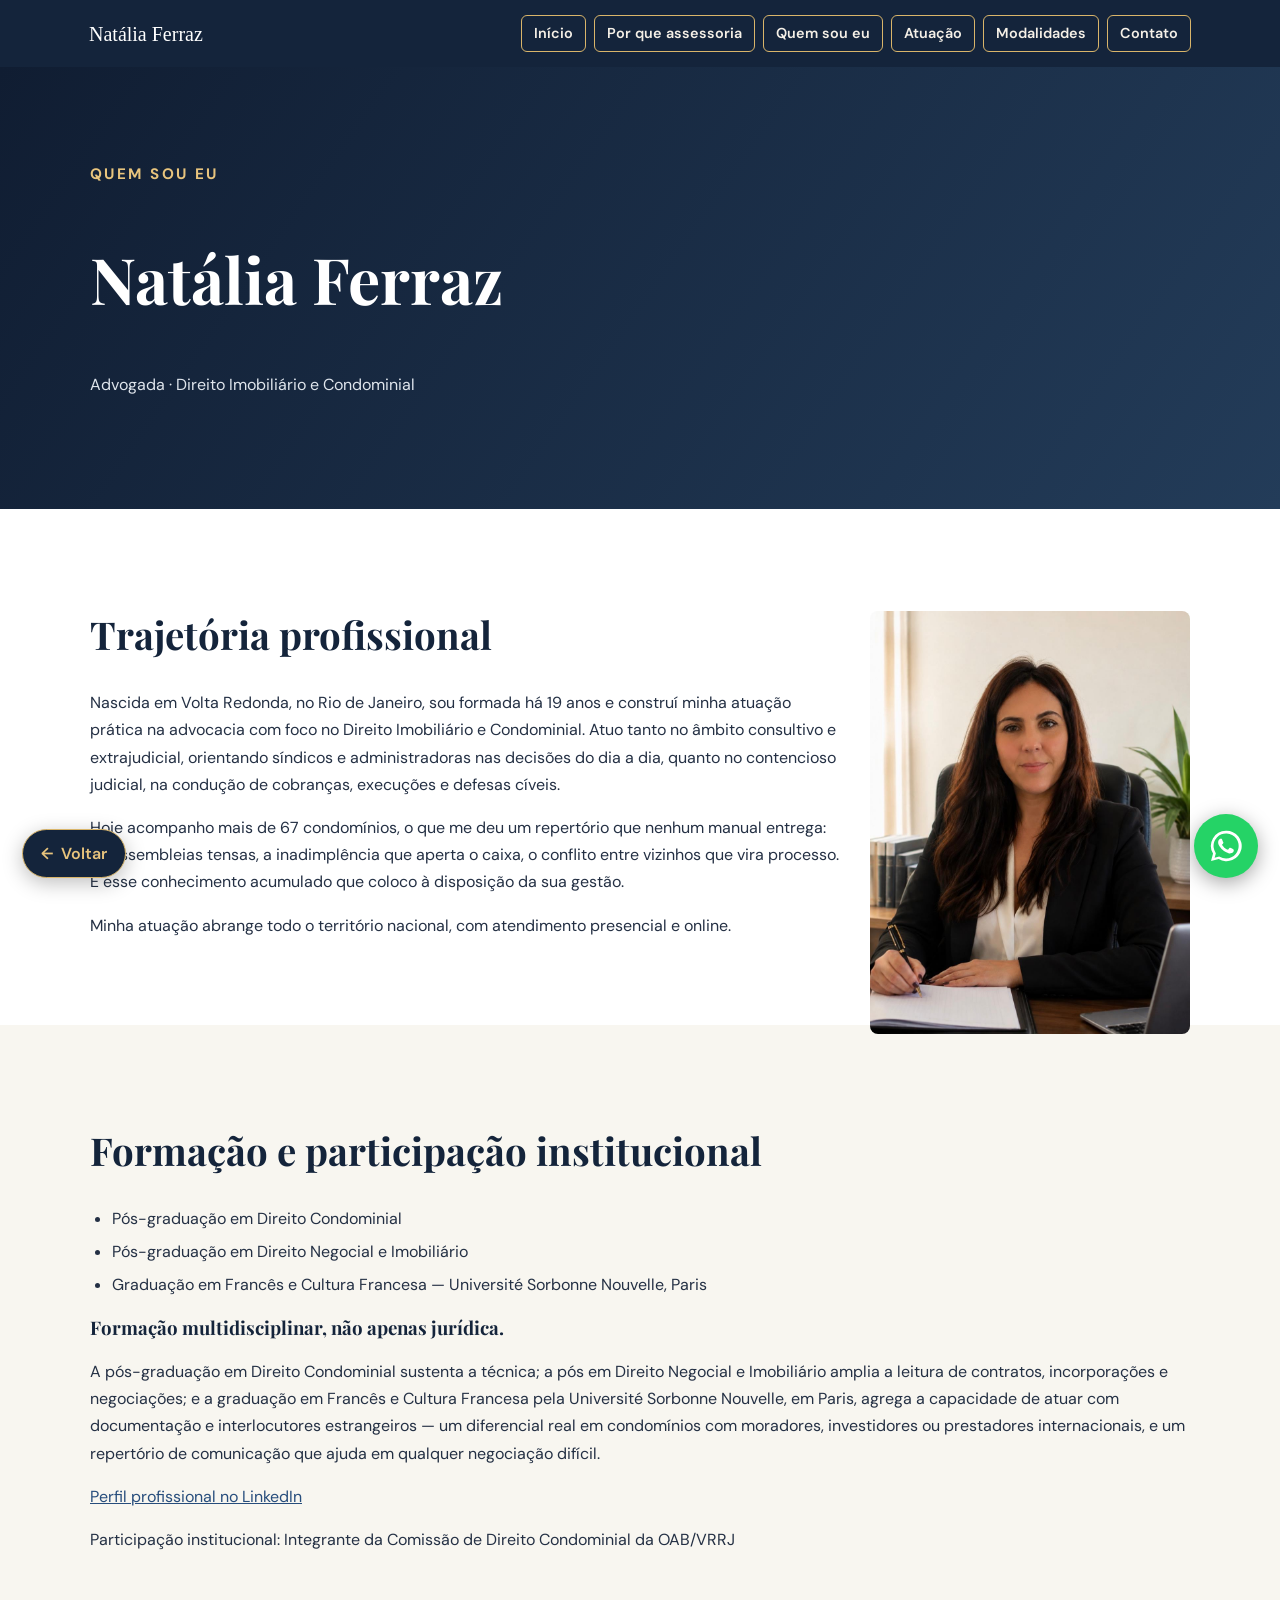
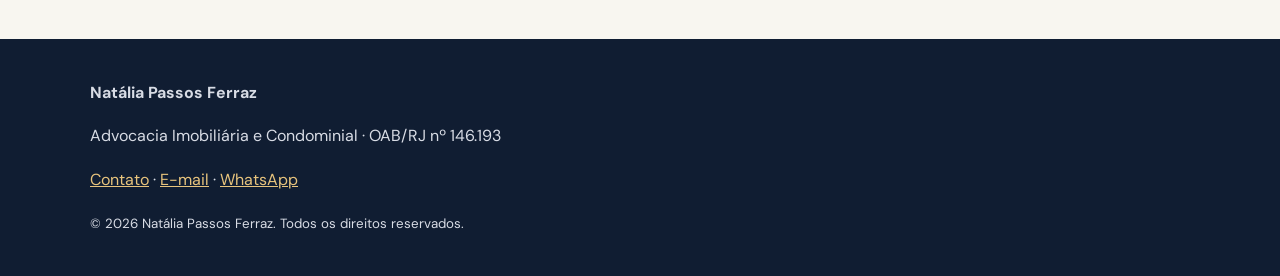
<file: sobre.html>
<!DOCTYPE html>
<html lang="pt-BR"><head><meta charset="utf-8"/><meta content="width=device-width, initial-scale=1" name="viewport"/><meta content="Conheça a trajetória e formação de Natália Ferraz, OAB/RJ nº 146.193, com atuação na Grande Vitória – ES." name="description"/><title>Natália Ferraz | Advogada Imobiliária e Condominial</title><link href="style.css" rel="stylesheet"/><style id="whatsapp-flutuante-estilo">.whatsapp-fixo{position:fixed!important;right:22px!important;bottom:22px!important;z-index:2147483000!important;display:flex!important;align-items:center!important;justify-content:center!important;width:64px!important;height:64px!important;min-width:64px!important;min-height:64px!important;box-sizing:border-box!important;padding:13px!important;border-radius:50%!important;background:#25D366!important;color:#fff!important;box-shadow:0 5px 20px rgba(0,0,0,.35)!important;visibility:visible!important;opacity:1!important;transform:none!important;text-decoration:none!important}.whatsapp-fixo svg{display:block!important;width:38px!important;height:38px!important;fill:#fff!important}.whatsapp-fixo .whatsapp-texto{display:none!important}.whatsapp-fixo:hover{background:#128C7E!important}@media(max-width:600px){.whatsapp-fixo{right:16px!important;bottom:16px!important;width:60px!important;height:60px!important;min-width:60px!important;min-height:60px!important}}</style><style>@media(max-width:650px){.retrato-natalia{float:none!important;width:min(100%,320px)!important;margin:0 auto 24px!important}}</style>
<link href="https://www.nataliaferraz.com.br/sobre.html" rel="canonical"/>
<meta content="website" property="og:type"/>
<meta content="Natália Ferraz" property="og:site_name"/>
<meta content="Natália Ferraz | Advogada Imobiliária e Condominial" property="og:title"/>
<meta content="Conheça a trajetória e formação de Natália Ferraz, OAB/RJ nº 146.193, com atuação em todo o Brasil." property="og:description"/>
<meta content="https://www.nataliaferraz.com.br/sobre.html" property="og:url"/>
<meta content="pt_BR" property="og:locale"/>
</head><body><header><nav><a class="brand" href="index.html">Natália Ferraz</a><div class="links"><a href="index.html">Início</a><a href="assessoria.html">Por que assessoria</a><a href="sobre.html">Quem sou eu</a><a href="atuacao.html">Atuação</a><a href="planos.html">Modalidades</a><a href="contato.html">Contato</a></div></nav></header><div class="wrap" style="padding-top:16px;padding-bottom:16px"><a href="index.html" onclick="if(document.referrer){try{var u=new URL(document.referrer);if(u.origin===location.origin &amp;&amp; history.length&gt;1){history.back();return false;}}catch(e){}}" style="display:inline-flex;align-items:center;gap:8px;border:1px solid #b99a60;border-radius:7px;padding:8px 16px;color:#14243b;background:#fff;text-decoration:none;font-weight:600"><span aria-hidden="true" style="color:#a08040">&#8592;</span> Voltar</a></div><section class="hero"><div class="wrap"><div class="eyebrow" style="color:#e8c47d">Quem sou eu</div><h1>Natália Ferraz</h1><p>Advogada · Direito Imobiliário e Condominial</p></div></section><section class="section"><div class="wrap"><figure style="float:right;width:min(38%,320px);margin:0 0 24px 28px" class="retrato-natalia"><img src="natalia.jpg" alt="Fotografia profissional de Natália Ferraz" width="970" height="1280" style="display:block;width:100%;height:auto;border-radius:8px"></figure><h2>Trajetória profissional</h2><p>Nascida em Volta Redonda, no Rio de Janeiro, sou formada há 19 anos e construí minha atuação prática na advocacia com foco no Direito Imobiliário e Condominial. Atuo tanto no âmbito consultivo e extrajudicial, orientando síndicos e administradoras nas decisões do dia a dia, quanto no contencioso judicial, na condução de cobranças, execuções e defesas cíveis.</p><p>Hoje acompanho mais de 67 condomínios, o que me deu um repertório que nenhum manual entrega: as assembleias tensas, a inadimplência que aperta o caixa, o conflito entre vizinhos que vira processo. É esse conhecimento acumulado que coloco à disposição da sua gestão.</p><p>Minha atuação abrange todo o território nacional, com atendimento presencial e online.</p></div></section><section class="section alt"><div class="wrap"><h2>Formação e participação institucional</h2><ul><li>Pós-graduação em Direito Condominial</li><li>Pós-graduação em Direito Negocial e Imobiliário</li><li>Graduação em Francês e Cultura Francesa — Université Sorbonne Nouvelle, Paris</li></ul><h3>Formação multidisciplinar, não apenas jurídica.</h3><p>A pós-graduação em Direito Condominial sustenta a técnica; a pós em Direito Negocial e Imobiliário amplia a leitura de contratos, incorporações e negociações; e a graduação em Francês e Cultura Francesa pela Université Sorbonne Nouvelle, em Paris, agrega a capacidade de atuar com documentação e interlocutores estrangeiros — um diferencial real em condomínios com moradores, investidores ou prestadores internacionais, e um repertório de comunicação que ajuda em qualquer negociação difícil.</p><p><a href="https://www.linkedin.com/in/nat%C3%A1lia-passos-ferraz-a0046643b/" rel="noopener noreferrer" target="_blank">Perfil profissional no LinkedIn</a></p><p>Participação institucional: Integrante da Comissão de Direito Condominial da OAB/VRRJ</p></div></section><footer><div class="wrap"><strong>Natália Passos Ferraz</strong><p>Advocacia Imobiliária e Condominial · OAB/RJ nº 146.193</p><p><a href="contato.html">Contato</a> · <a href="mailto:nataliaferraz.adv@hotmail.com">E-mail</a> · <a href="https://wa.me/5524999140991?text=Ol%C3%A1%2C%20Dra.%20Nat%C3%A1lia%21%20Gostaria%20de%20informa%C3%A7%C3%B5es%20sobre%20assessoria%20jur%C3%ADdica." rel="noopener noreferrer" target="_blank">WhatsApp</a></p><small>© 2026 Natália Passos Ferraz. Todos os direitos reservados.</small></div></footer><a aria-label="Conversar com Natália pelo WhatsApp" class="whatsapp-fixo" href="https://wa.me/5524999140991?text=Ol%C3%A1%2C%20Dra.%20Nat%C3%A1lia%21%20Gostaria%20de%20informa%C3%A7%C3%B5es%20sobre%20assessoria%20jur%C3%ADdica." rel="noopener noreferrer" target="_blank"><svg aria-hidden="true" height="31" viewBox="0 0 32 32" width="31" xmlns="http://www.w3.org/2000/svg"><path d="M16.03 3.2A12.7 12.7 0 0 0 5.1 22.4L3.4 28.7l6.5-1.7a12.8 12.8 0 1 0 6.13-23.8Zm0 23.3a10.5 10.5 0 0 1-5.35-1.46l-.38-.23-3.87 1.02 1.03-3.77-.25-.39A10.56 10.56 0 1 1 16.03 26.5Zm5.8-7.9c-.32-.16-1.9-.94-2.2-1.04-.3-.11-.51-.16-.73.16-.22.32-.84 1.04-1.03 1.25-.19.21-.38.24-.7.08-.32-.16-1.36-.5-2.58-1.59-.95-.85-1.6-1.9-1.79-2.22-.19-.32-.02-.49.14-.65.14-.14.32-.37.48-.56.16-.19.21-.32.32-.53.11-.21.05-.4-.03-.56-.08-.16-.73-1.76-1-2.41-.26-.63-.53-.54-.73-.55h-.62c-.22 0-.56.08-.86.4-.3.32-1.13 1.11-1.13 2.71s1.16 3.15 1.32 3.36c.16.21 2.29 3.5 5.55 4.91.78.34 1.39.54 1.86.69.78.25 1.5.21 2.06.13.63-.09 1.9-.78 2.17-1.53.27-.75.27-1.39.19-1.53-.08-.13-.3-.21-.62-.37Z" fill="currentColor"></path></svg><span class="whatsapp-texto">WhatsApp</span></a></body></html>
</file>
<file: style.css>
@import url('https://fonts.googleapis.com/css2?family=DM+Sans:wght@400;500;600;700&family=Playfair+Display:wght@500;600;700&display=swap');:root{--navy:#14243b;--gold:#d9b56a;--cream:#f8f6f0;--ink:#243044}*{box-sizing:border-box}body{margin:0;font-family:'DM Sans',Arial,sans-serif;color:var(--ink);line-height:1.7;background:#fff}h1,h2,h3{font-family:'Playfair Display',Georgia,serif;line-height:1.2;color:var(--navy)}h1{font-size:clamp(2.3rem,5vw,4rem)}h2{font-size:clamp(1.9rem,3vw,2.7rem)}a{color:#274d7c}header{background:var(--navy);position:sticky;top:0;z-index:5}nav{max-width:1150px;margin:auto;display:flex;align-items:center;justify-content:space-between;gap:18px;padding:15px 24px;flex-wrap:wrap}nav .brand{font-family:Georgia,serif;color:#fff;font-size:1.25rem;text-decoration:none}nav .links{display:flex;gap:17px;flex-wrap:wrap}nav .links a{color:#f5f0e7;text-decoration:none;font-size:.9rem}nav a:hover{color:var(--gold)}.hero{background:linear-gradient(125deg,#101d32,#233c59);color:#fff;padding:95px 24px}.hero h1{color:#fff}.hero p{color:#e0e6ed}.wrap{max-width:1100px;margin:auto}.section{padding:70px 24px}.section.alt{background:var(--cream)}.eyebrow{text-transform:uppercase;letter-spacing:.16em;color:#a67e34;font-size:.95rem;font-weight:700}.grid{display:grid;grid-template-columns:repeat(auto-fit,minmax(245px,1fr));gap:22px}.card{padding:27px;border:1px solid #e5e3de;border-radius:12px;background:#fff}.card h3{margin-top:0}.btn{display:inline-block;padding:12px 22px;background:var(--gold);color:#14243b;border-radius:6px;font-weight:700;text-decoration:none;margin:8px 8px 8px 0}.btn.secondary{background:transparent;color:var(--navy);border:1px solid var(--navy)}.hero .btn.secondary{color:white;border-color:#fff}ul{padding-left:22px}li{margin:6px 0}details{border:1px solid #ddd;border-radius:9px;margin:12px 0;padding:18px;background:#fff}summary{cursor:pointer;font-weight:700;color:var(--navy)}table{border-collapse:collapse;width:100%;min-width:580px}th,td{border-bottom:1px solid #ddd;padding:12px;text-align:left}th{background:#edf0f2}.scroll{overflow-x:auto}.note{border-left:4px solid var(--gold);padding:13px 18px;background:#faf7ef}footer{background:#101d32;color:#d8dce5;padding:40px 24px}footer a{color:#e8c47d}.portrait{width:100%;max-width:330px;border-radius:12px;object-fit:cover}.bio{display:grid;grid-template-columns:1fr 2fr;gap:35px;align-items:start}@media(max-width:700px){.bio{grid-template-columns:1fr}nav{position:static}.hero{padding:65px 24px}}
/* Botão fixo de contato por WhatsApp */
.whatsapp-fixo{position:fixed;right:20px;bottom:20px;z-index:1000;display:inline-flex;align-items:center;gap:10px;background:#167d48;color:white!important;text-decoration:none;font-weight:700;padding:13px 19px;border-radius:999px;box-shadow:0 6px 22px rgba(0,0,0,.22);transition:transform .2s,background .2s}
.whatsapp-fixo:hover,.whatsapp-fixo:focus-visible{background:#116a3d;transform:translateY(-2px)}
@media(max-width:600px){.whatsapp-fixo{right:12px;bottom:12px;padding:12px 16px;font-size:14px}}

/* Ícone oficial em vetor e botão de contato persistente */
.whatsapp-fixo{background:#25d366;color:#fff!important;min-width:60px;min-height:60px;justify-content:center;padding:12px 18px;gap:8px}
.whatsapp-fixo svg{width:31px;height:31px;display:block;flex-shrink:0}
.whatsapp-fixo:hover,.whatsapp-fixo:focus-visible{background:#128c4a}
.foto-apresentacao{display:grid;grid-template-columns:minmax(220px,350px) 1fr;gap:35px;align-items:center;padding-top:24px;padding-bottom:24px}
.foto-pendente{min-height:290px;display:flex;align-items:center;justify-content:center;text-align:center;padding:25px;border:2px dashed #aab3bd;border-radius:16px;background:#e8eaf0;color:#596273;font-size:15px}
.foto-sobre{max-width:340px;min-height:260px;float:right;margin:0 0 20px 25px}
@media(max-width:650px){.foto-apresentacao{grid-template-columns:1fr}.foto-sobre{float:none;margin:0 0 20px}.whatsapp-fixo{width:60px;height:60px;border-radius:50%;padding:12px}.whatsapp-texto{display:none}}

/* Padronização do botão WhatsApp */
.whatsapp-fixo{position:fixed!important;right:22px!important;bottom:22px!important;z-index:2147483000!important;display:flex!important;align-items:center!important;justify-content:center!important;width:64px!important;height:64px!important;min-width:64px!important;min-height:64px!important;box-sizing:border-box!important;padding:13px!important;border-radius:50%!important;background:#25D366!important;color:#fff!important;box-shadow:0 5px 20px rgba(0,0,0,.35)!important;visibility:visible!important;opacity:1!important;transform:none!important;text-decoration:none!important}.whatsapp-fixo svg{display:block!important;width:38px!important;height:38px!important;fill:#fff!important}.whatsapp-fixo .whatsapp-texto{display:none!important}.whatsapp-fixo:hover{background:#128C7E!important}@media(max-width:600px){.whatsapp-fixo{right:16px!important;bottom:16px!important;width:60px!important;height:60px!important;min-width:60px!important;min-height:60px!important}}

/* Menu principal: botões individuais */
header nav .links{gap:8px;align-items:center}
header nav .links a{display:inline-flex;align-items:center;justify-content:center;padding:8px 12px;border:1px solid var(--gold);border-radius:6px;color:#f5f0e7;line-height:1.35;font-weight:600;transition:background .2s,color .2s}
header nav .links a:hover,header nav .links a:focus-visible,header nav .links a[aria-current="page"]{background:var(--gold);color:var(--navy)}
header nav .links a:focus-visible{outline:2px solid white;outline-offset:3px}
@media(max-width:700px){header nav .links{gap:7px}header nav .links a{padding:8px 10px}}

/* Botão Voltar fixo — páginas internas */
header + .wrap:has(> a[href="index.html"][onclick*="history.back"]) {
  padding: 0 !important;
  height: 0;
}
header + .wrap > a[href="index.html"][onclick*="history.back"] {
  position: fixed;
  left: 22px;
  bottom: 22px;
  z-index: 2147482999;
  display: inline-flex !important;
  align-items: center;
  justify-content: center;
  min-height: 48px;
  padding: 10px 18px !important;
  border: 1px solid var(--gold) !important;
  border-radius: 999px !important;
  background: var(--navy) !important;
  color: #e8c47d !important;
  box-shadow: 0 5px 20px rgba(0,0,0,.25);
}
header + .wrap > a[href="index.html"][onclick*="history.back"] > span { color: inherit !important; }
header + .wrap > a[href="index.html"][onclick*="history.back"]:hover,
header + .wrap > a[href="index.html"][onclick*="history.back"]:focus-visible {
  background: var(--gold) !important;
  color: var(--navy) !important;
}
@media(max-width:600px) {
  header + .wrap > a[href="index.html"][onclick*="history.back"] { left:16px; bottom:16px; font-size:14px; }
}
</file>
